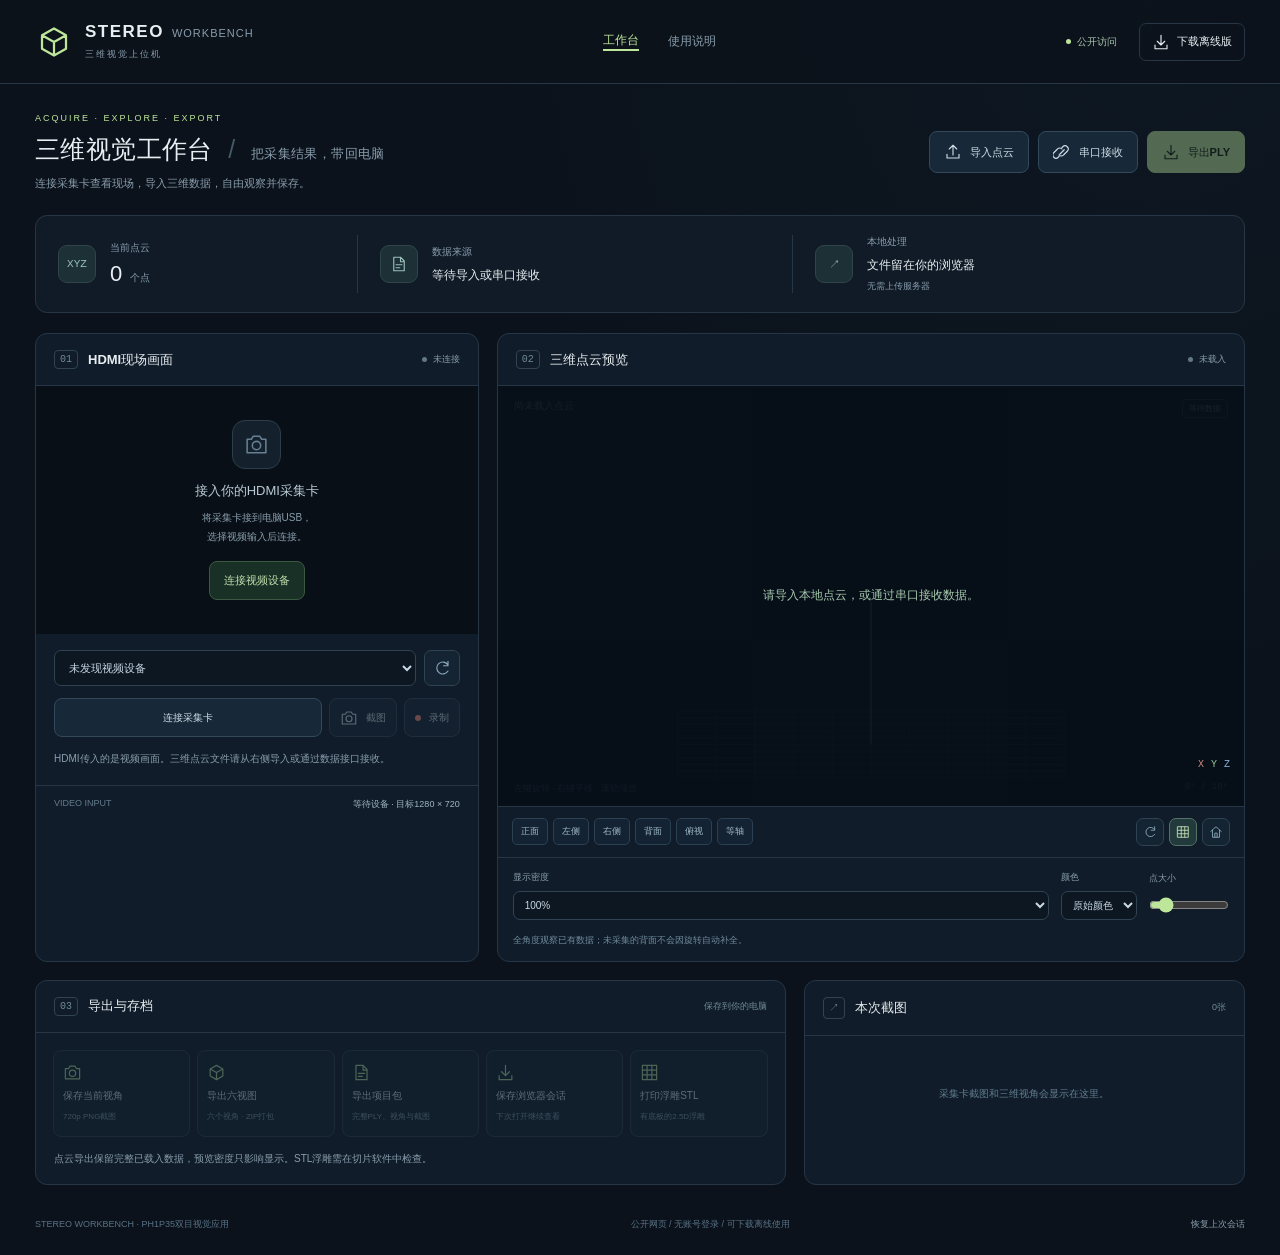
<file: docs/index.html>
<!doctype html><html lang="zh-CN"><head><meta charset="utf-8"><meta name="viewport" content="width=device-width,initial-scale=1,viewport-fit=cover"><meta name="theme-color" content="#0b121b"><meta name="description" content="HDMI采集卡预览、彩色点云导入导出、多角度查看和打印浮雕辅助。文件在浏览器本地处理，公开访问无需登录。"><title>STEREO WORKBENCH · 三维视觉上位机</title><style>:root{--bg:#0b121b;--panel:#101c29;--panel2:#142333;--line:#263646;--text:#e8eef1;--muted:#899dad;--accent:#bde69b;--blue:#81b8d6;--warn:#edc889;font-family:Inter,"Segoe UI","PingFang SC","Microsoft YaHei",sans-serif;color:var(--text);background:var(--bg);color-scheme:dark;font-synthesis:none}*{box-sizing:border-box}body{margin:0;background:radial-gradient(ellipse at 90% 0,#172a383d,transparent 42%),var(--bg);min-width:320px}button,input,select{font:inherit}button,a{-webkit-tap-highlight-color:transparent}button{cursor:pointer;touch-action:manipulation}button:disabled{opacity:.4;cursor:not-allowed}button,a,select{transition:background .16s,border-color .16s}button:focus-visible,a:focus-visible,input:focus-visible,select:focus-visible,summary:focus-visible{outline:2px solid var(--accent);outline-offset:3px}a{color:inherit;text-decoration:none}svg{width:18px;height:18px;stroke:currentColor;stroke-width:1.5;fill:none;stroke-linecap:round;stroke-linejoin:round;flex-shrink:0}[hidden]{display:none!important}.topbar{height:84px;display:flex;align-items:center;justify-content:space-between;padding:0 35px;border-bottom:1px solid var(--line);gap:20px;background:#0b121bd9}.brand{display:flex;align-items:center;gap:12px;font-size:17px;font-weight:700;letter-spacing:1.5px;white-space:nowrap}.brand-icon{display:grid;place-items:center;width:38px;height:43px;color:var(--accent)}.brand-icon svg{width:36px;height:36px}.brand-secondary{margin-left:8px;font-size:11px;color:var(--muted);font-weight:450;letter-spacing:1px}.brand small{display:block;font-size:9px;letter-spacing:2px;font-weight:400;color:var(--muted);margin-top:6px}.topbar nav{display:flex;align-items:center;gap:29px;font-size:12px;align-self:stretch}.nav-current{display:flex;align-items:center;color:var(--accent);border-bottom:2px solid var(--accent)}.text-button{background:none;border:0;color:var(--muted);font-size:12px;padding:8px 0}.text-button:hover{color:var(--text)}.top-right{display:flex;align-items:center;gap:22px}.public-pill{font-size:10px;display:flex;align-items:center;gap:6px;color:#abc7ac}.public-pill i{height:5px;width:5px;border-radius:50%;background:var(--accent)}.offline-link{font-size:11px;display:flex;align-items:center;gap:7px;border:1px solid var(--line);padding:9px 12px;border-radius:7px}.offline-link:hover{border-color:#708b72}main{max-width:1540px;margin:auto;padding:29px 35px 15px}.intro{display:flex;justify-content:space-between;align-items:center;gap:20px;margin-bottom:24px}.eyebrow{font-size:9px;color:var(--accent);letter-spacing:2px;margin:0 0 10px}h1{font-size:25px;font-weight:550;letter-spacing:.4px;margin:0}h1 span{color:#435a67;font-weight:300;padding:0 8px}h1 small{font-size:13px;color:var(--muted);font-weight:400}.intro-note{font-size:11px;color:var(--muted);margin:10px 0 0}.actions{display:flex;gap:9px;flex-shrink:0}.button{display:inline-flex;align-items:center;justify-content:center;gap:8px;border:1px solid #33495a;border-radius:8px;color:#cfdee7;background:#172838;font-size:11px;padding:11px 14px;min-height:39px;white-space:nowrap}.button:hover:not(:disabled){border-color:#728e80;background:#203647}.button.primary{background:var(--accent);border-color:var(--accent);color:#172517;font-weight:650}.button.primary:hover:not(:disabled){background:#d0efb8}.button.subtle{background:#193026;color:#c2dfae;border-color:#3b5941}.summary{display:grid;grid-template-columns:1fr 1.35fr 1.4fr;border:1px solid var(--line);border-radius:12px;background:#101b27;margin-bottom:20px;padding:19px 0}.summary>div{display:flex;align-items:center;gap:14px;padding:0 22px;border-right:1px solid var(--line);min-width:0}.summary>div:last-child{border:0}.summary-icon{display:grid;place-items:center;width:38px;height:38px;background:#1d3036;border:1px solid #2d454b;border-radius:9px;color:#9ac0bb;font:11px Consolas,monospace;flex-shrink:0}.summary-icon svg{width:18px;height:18px}.summary label{display:block;font-size:10px;color:var(--muted);margin-bottom:6px}.summary strong{font-size:22px;font-weight:500;font-variant-numeric:tabular-nums}.summary small{font-size:10px;color:var(--muted);margin-left:8px}.summary .source-text,.local-summary strong{font-size:12px;font-weight:450}.local-summary small{display:block;margin-left:0;margin-top:6px;font-size:9px}.workspace{display:grid;grid-template-columns:minmax(0,.83fr) minmax(0,1.4fr);gap:18px;align-items:stretch}.card{background:var(--panel);border:1px solid var(--line);border-radius:12px;overflow:hidden;min-width:0}.card-head{display:flex;align-items:center;justify-content:space-between;gap:10px;padding:16px 18px;border-bottom:1px solid var(--line)}.card-head>div{display:flex;align-items:center;gap:10px}.step{font:10px Consolas,monospace;color:#6f8998;border:1px solid #314352;padding:3px 5px;border-radius:4px}h2{font-size:13px;font-weight:550;margin:0}.status{font-size:9px;color:var(--muted);display:flex;gap:6px;align-items:center;white-space:nowrap}.status i{width:5px;height:5px;border-radius:50%;background:#637784}.status.active{color:#bad8a7}.status.active i{background:var(--accent)}.status.recording{color:#ee9c93}.status.recording i{background:#f47e71}.video-view{aspect-ratio:16/9;background:#080f16;position:relative;display:grid;place-items:center;min-height:220px;overflow:hidden}.video-view video{width:100%;height:100%;object-fit:contain;background:black;position:absolute;inset:0}.video-empty{text-align:center;padding:16px;color:var(--muted)}.empty-icon{display:grid;place-items:center;margin:0 auto 13px;width:49px;height:49px;border:1px solid #2c3e4c;border-radius:13px;background:#14202b;color:#648092}.empty-icon svg{width:25px;height:25px}.video-empty h3{font-size:13px;font-weight:450;color:#bacbd6;margin:0 0 8px}.video-empty p{font-size:10px;line-height:1.9;margin:0 0 15px}.video-overlay{position:absolute;bottom:10px;left:12px;right:12px;display:flex;justify-content:space-between;font:10px Consolas,monospace;color:#cfe7ec;pointer-events:none;text-shadow:0 1px 3px black}.capture-controls{padding:16px 18px 10px}.device-row{display:flex;gap:8px}.device-row select{flex:1;min-width:0}select,input[type=number]{background:#0c1722;border:1px solid #304352;color:#c8d9e3;border-radius:7px;padding:9px 10px;font-size:11px;min-width:0}.icon-button{display:inline-grid;place-items:center;width:33px;height:33px;border:1px solid #2d4352;border-radius:7px;background:#142433;color:#8cabbc;font-size:21px}.icon-button:hover,.icon-button.selected{background:#233a3c;border-color:#557267;color:#c5e0b4}.device-row .icon-button{height:36px;width:36px}.capture-buttons{display:flex;gap:7px;margin-top:12px}.capture-buttons .button:first-child{flex:1}.capture-buttons .button{padding:9px 10px;font-size:10px}.record-dot{width:6px;height:6px;background:#ed8b7e;border-radius:50%}.micro{font-size:10px;color:var(--muted);line-height:1.9;margin:12px 0 0}.capture-spec{display:flex;justify-content:space-between;gap:12px;border-top:1px solid var(--line);padding:12px 18px;margin-top:7px;font-size:9px;color:#647c8c}.capture-spec b{font-size:9px;font-weight:400;color:#a0b6c4}.cloud-view{position:relative;aspect-ratio:16/9;min-height:260px;background:#07101a;overflow:hidden}.cloud-view canvas{height:100%;width:100%;display:block;touch-action:none;position:absolute;inset:0}.cloud-top,.cloud-bottom{position:absolute;left:16px;right:16px;display:flex;justify-content:space-between;gap:12px;pointer-events:none}.cloud-top{top:13px;font-size:10px;color:#a7b9c3}.cloud-top>span:first-child{overflow:hidden;text-overflow:ellipsis;white-space:nowrap;max-width:65%}.cloud-tag{font-size:8px;color:#bad7a7;border:1px solid #415847;border-radius:4px;padding:3px 6px;background:#0c1b1b99;white-space:nowrap}.cloud-tag.simulation{color:#efc994;border-color:#725c3b}.cloud-bottom{bottom:11px;color:#678393;font-size:9px}.mono{font-family:Consolas,monospace}.axis-legend{position:absolute;right:14px;bottom:36px;display:flex;gap:7px;pointer-events:none;font:10px Consolas,monospace}.axis-legend .x{color:#d48a82}.axis-legend .y{color:#9acb9c}.axis-legend .z{color:#8daedc}.loading{position:absolute;inset:0;display:grid;place-items:center;background:#07101ae8;font-size:12px;color:#a7c9ad}.view-controls{padding:11px 14px;display:flex;justify-content:space-between;gap:10px;border-top:1px solid var(--line);border-bottom:1px solid var(--line)}.view-presets{display:flex;align-items:center;gap:5px;flex-wrap:wrap}.mini-button{background:#142333;border:1px solid #2b4050;border-radius:5px;padding:6px 8px;font-size:9px;color:#9fb9ca}.mini-button:hover{color:#d8e7db;border-color:#718970}.view-tools{display:flex;gap:5px}.view-tools .icon-button{width:28px;height:28px}.view-tools svg{width:14px;height:14px}.model-controls{display:flex;gap:12px;padding:13px 15px 5px;align-items:end;flex-wrap:wrap}.model-controls label{display:flex;flex-direction:column;gap:7px;color:var(--muted);font-size:9px}.model-controls label:first-child{flex:1;min-width:170px}.model-controls select{font-size:10px;padding:7px}.point-size{min-width:75px;width:80px}.point-size input{width:100%;accent-color:var(--accent);margin:5px 0 7px}.model-note{font-size:9px;color:#6f8c9e;margin:7px 15px 13px;line-height:1.8}.bottom-grid{display:grid;grid-template-columns:1.7fr 1fr;gap:18px;margin-top:18px}.small-label{color:#728b9a;font-size:9px}.export-options{display:grid;grid-template-columns:repeat(5,1fr);gap:7px;padding:17px 17px 0}.export-options button{display:flex;flex-direction:column;align-items:start;text-align:left;padding:12px 9px;border:1px solid #2b4050;border-radius:8px;background:#142433;color:#9cbbca;gap:7px;min-width:0}.export-options button:hover{background:#1d353b;border-color:#607c70}.export-options svg{width:19px;height:19px;color:#acd398}.export-options strong{font-size:10px;color:#d0e1e7;font-weight:500;white-space:nowrap}.export-options span{font-size:8px;color:#7f9aa9;line-height:1.7}.export-card>.micro{margin:12px 18px 16px}.gallery{display:flex;gap:8px;overflow-x:auto;padding:16px;min-height:139px;align-items:start}.gallery-empty{color:#627d8f;text-align:center;width:100%;font-size:10px;padding-top:35px}.gallery-item{border:1px solid #304858;border-radius:7px;background:#0b1722;color:#98b1bf;padding:4px;min-width:120px;width:120px;cursor:pointer}.gallery-item img{width:110px;height:62px;object-fit:cover;border-radius:4px;display:block}.gallery-item span{display:block;font-size:8px;padding:6px 2px 3px;white-space:nowrap;overflow:hidden;text-overflow:ellipsis}footer{display:flex;gap:15px;justify-content:space-between;align-items:center;margin-top:23px;color:#587285;font-size:9px;line-height:1.8}footer .text-button{font-size:9px}.toast{position:fixed;bottom:24px;left:50%;transform:translateX(-50%);z-index:20;background:#203a35;border:1px solid #69876b;color:#deeed5;padding:12px 18px;border-radius:9px;font-size:12px;max-width:min(700px,92vw);box-shadow:0 10px 50px #0006;line-height:1.8}.toast.error{background:#392a24;border-color:#9d755b;color:#f0ccad}.drop-overlay{position:fixed;inset:12px;border:2px dashed var(--accent);border-radius:14px;background:#0b1b24ed;display:grid;place-items:center;font-size:24px;color:var(--accent);z-index:30;pointer-events:none}dialog{background:#111f2d;color:var(--text);border:1px solid #3b5362;border-radius:15px;padding:24px;width:min(560px,93vw);max-height:85vh;box-shadow:0 25px 100px #0008}dialog::backdrop{background:#03080dcc;backdrop-filter:blur(4px)}.dialog-head{display:flex;align-items:center;justify-content:space-between;margin-bottom:18px}.dialog-head h2{font-size:19px}.dialog-head .icon-button{background:transparent}.dialog-intro{font-size:12px;color:#a8bdca;line-height:1.9}.inline-note{padding:12px 14px;background:#342f251a;border:1px solid #6c5b3f;border-radius:8px;color:#dcc293;font-size:11px;line-height:1.9;margin:15px 0}.dialog-field{display:flex;flex-direction:column;gap:8px;font-size:11px;color:#99b1c0;margin:17px 0}.dialog-field select,.dialog-field input{width:100%;font-size:12px}.dialog-actions{display:flex;gap:8px;flex-wrap:wrap;margin:16px 0}.dialog-columns{display:grid;grid-template-columns:1fr 1fr;gap:15px}.full{width:100%;margin-top:18px}.help-list{padding-left:20px;font-size:12px;color:#d2e0e8;line-height:1.7}.help-list li{padding-left:3px;margin-bottom:17px}.help-list p{color:#8fa8b9;font-size:11px;line-height:1.9;margin:5px 0}progress{height:6px;width:100%;accent-color:var(--accent)}details{border-top:1px solid var(--line);padding-top:12px;margin-top:18px;font-size:11px;color:#8da7b8}summary{cursor:pointer}code{color:#b5d5b0;font:10px Consolas,monospace;overflow-wrap:anywhere}@media(min-width:1450px){.cloud-view{min-height:370px}.video-view{min-height:300px}}@media(max-width:1100px){.topbar{padding:0 22px}main{padding:24px 22px}.topbar nav{display:none}.intro{align-items:start}h1 small,h1 span{display:none}.summary>div{padding:0 15px}.workspace{grid-template-columns:1fr 1.2fr}.model-controls{gap:9px}.bottom-grid{grid-template-columns:1fr}.gallery-card{min-height:150px}.gallery{min-height:115px}.local-summary small{display:none}}@media(max-width:760px){.topbar{height:72px;padding:0 16px}.brand{font-size:15px;gap:7px}.brand-secondary{font-size:8px;margin-left:5px}.brand small{font-size:8px;letter-spacing:1px}.brand-icon{width:28px}.brand-icon svg{width:28px;height:28px}.public-pill{display:none}.offline-link{font-size:10px;padding:8px}.offline-link svg{width:13px}.top-right{gap:0}main{padding:22px 14px 16px}.intro{display:block;margin-bottom:18px}h1{font-size:23px}.intro-note{font-size:11px;line-height:1.9}.actions{margin-top:17px;gap:7px}.actions .button{flex:1;padding:10px 9px;font-size:11px}.actions svg{width:15px}.summary{grid-template-columns:1fr 1.25fr;margin-bottom:16px;padding:15px 0}.summary>div{gap:10px;padding:0 13px}.summary>div:nth-child(2){border-right:0}.summary>.local-summary{display:none}.summary-icon{width:31px;height:31px;font-size:9px}.summary label{font-size:9px}.summary strong{font-size:20px}.summary .source-text{font-size:10px}.summary small{font-size:9px;margin-left:5px}.workspace{grid-template-columns:1fr;gap:16px}.card-head{padding:14px}.video-view{min-height:210px}.cloud-view{min-height:290px}.cloud-top{font-size:9px}.view-controls{padding:10px;gap:5px}.view-presets{gap:4px}.mini-button{padding:7px 6px}.view-tools{gap:4px}.model-controls{padding:12px 13px;gap:10px}.model-controls label{font-size:10px}.model-controls label:first-child{flex-basis:100%}.model-controls select{font-size:11px}.model-note{font-size:10px}.capture-controls{padding:14px}.capture-buttons .button{font-size:11px}.micro{font-size:10px}.bottom-grid{margin-top:16px;gap:16px}.export-options{grid-template-columns:repeat(3,1fr);padding:13px 12px 0;gap:7px}.export-options button{padding:12px 9px}.export-options strong{font-size:10px}.export-options span{font-size:9px}.gallery-card .small-label{font-size:10px}footer{flex-wrap:wrap;font-size:9px;gap:8px}footer>span:nth-child(2){display:none}.dialog-head h2{font-size:17px}}
@media(prefers-reduced-motion:reduce){*{transition:none!important}}
</style></head><body>
<svg width="0" height="0" style="position:absolute" aria-hidden="true"><defs><symbol id="ico-cloud" viewBox="0 0 24 24"><path d="m12 3 8 4.5v9L12 21l-8-4.5v-9L12 3Z M4 7.5l8 4.5 8-4.5 M12 12v9"/></symbol><symbol id="ico-upload" viewBox="0 0 24 24"><path d="M12 16V3m-5 5 5-5 5 5M4 15v5h16v-5"/></symbol><symbol id="ico-download" viewBox="0 0 24 24"><path d="M12 3v13m-5-5 5 5 5-5M4 16v5h16v-5"/></symbol><symbol id="ico-camera" viewBox="0 0 24 24"><path d="M3 7h4l2-3h6l2 3h4v13H3Z"/><circle cx="12" cy="13" r="4"/></symbol><symbol id="ico-connect" viewBox="0 0 24 24"><path d="m9 15 6-6m-7 9-1 1a4 4 0 0 1-6-6l5-5a4 4 0 0 1 6 0m0-2 1-1a4 4 0 0 1 6 6l-5 5a4 4 0 0 1-6 0"/></symbol><symbol id="ico-grid" viewBox="0 0 24 24"><path d="M3 3h18v18H3Zm6 0v18m6-18v18M3 9h18M3 15h18"/></symbol><symbol id="ico-home" viewBox="0 0 24 24"><path d="m3 11 9-8 9 8M6 9v12h12V9M10 21v-7h4v7"/></symbol><symbol id="ico-rotate" viewBox="0 0 24 24"><path d="M20 8a8 8 0 1 0 0 8m0-13v6h-6"/></symbol><symbol id="ico-file" viewBox="0 0 24 24"><path d="M5 3h9l5 5v13H5Zm9 0v6h5M8 13h8m-8 4h5"/></symbol></defs></svg>
<header class="topbar"><a class="brand" href="./"><span class="brand-icon"><svg><use href="#ico-cloud"/></svg></span><span>STEREO<span class="brand-secondary">WORKBENCH</span><small>三维视觉上位机</small></span></a><nav><span class="nav-current">工作台</span><button id="helpButton" class="text-button">使用说明</button></nav><div class="top-right"><span class="public-pill"><i></i>公开访问</span><a class="offline-link" href="./index.html" download="STEREO_Workbench_离线版.html"><svg><use href="#ico-download"/></svg><span>下载离线版</span></a></div></header>
<main>
<section class="intro"><div><p class="eyebrow">ACQUIRE · EXPLORE · EXPORT</p><h1>三维视觉工作台<span> / </span><small>把采集结果，带回电脑</small></h1><p class="intro-note">连接采集卡查看现场，导入三维数据，自由观察并保存。</p></div><div class="actions"><button id="importButton" class="button"><svg><use href="#ico-upload"/></svg>导入点云</button><button id="serialButton" class="button"><svg><use href="#ico-connect"/></svg>串口接收</button><button id="exportPLY" class="button primary" disabled><svg><use href="#ico-download"/></svg>导出PLY</button></div></section>
<section class="summary"><div><span class="summary-icon">XYZ</span><div><label>当前点云</label><strong id="pointCount">0</strong><small>个点</small></div></div><div><span class="summary-icon"><svg><use href="#ico-file"/></svg></span><div><label>数据来源</label><strong id="sourceLabel" class="source-text">等待导入或串口接收</strong></div></div><div class="local-summary"><span class="summary-icon">↗</span><div><label>本地处理</label><strong>文件留在你的浏览器</strong><small>无需上传服务器</small></div></div></section>
<section class="workspace">
<article class="card capture-card"><div class="card-head"><div><span class="step">01</span><h2>HDMI现场画面</h2></div><span class="status" id="videoStatus"><i></i>未连接</span></div><div class="video-view"><video id="captureVideo" autoplay playsinline muted hidden></video><div id="videoEmpty" class="video-empty"><span class="empty-icon"><svg><use href="#ico-camera"/></svg></span><h3>接入你的HDMI采集卡</h3><p>将采集卡接到电脑USB，<br>选择视频输入后连接。</p><button id="emptyConnect" class="button subtle">连接视频设备</button></div><div class="video-overlay" id="videoOverlay" hidden><span id="videoResolution"></span><span id="recordingTime"></span></div></div><div class="capture-controls"><div class="device-row"><select id="cameraSource" aria-label="视频输入设备"><option value="">选择视频输入设备</option></select><button id="refreshDevices" class="icon-button" aria-label="刷新视频设备"><svg><use href="#ico-rotate"/></svg></button></div><div class="capture-buttons"><button id="connectVideo" class="button">连接采集卡</button><button id="snapVideo" class="button" disabled><svg><use href="#ico-camera"/></svg>截图</button><button id="recordVideo" class="button" disabled><span class="record-dot"></span>录制</button></div><p class="micro">HDMI传入的是视频画面。三维点云文件请从右侧导入或通过数据接口接收。</p></div><div class="capture-spec"><span>VIDEO INPUT</span><b id="captureSpec">等待设备 · 目标1280 × 720</b></div></article>
<article class="card cloud-card"><div class="card-head"><div><span class="step">02</span><h2>三维点云预览</h2></div><span class="status" id="cloudStatus"><i></i>未载入</span></div><div class="cloud-view" id="cloudDrop"><canvas id="cloudCanvas" aria-label="可拖动旋转的三维点云"></canvas><div class="cloud-top"><span id="modelName">尚未载入点云</span><span class="cloud-tag" id="provenanceTag">等待数据</span></div><div class="cloud-bottom"><span>左键旋转 · 右键平移 · 滚轮缩放</span><span id="poseLabel" class="mono">0° / 10°</span></div><div id="cloudEmpty" class="loading">请导入本地点云，或通过串口接收数据。</div><div id="cloudLoading" class="loading" hidden>正在载入点云…</div><div class="axis-legend"><span class="x">X</span><span class="y">Y</span><span class="z">Z</span></div></div><div class="view-controls"><div class="view-presets"><button class="mini-button" data-pose="front">正面</button><button class="mini-button" data-pose="left">左侧</button><button class="mini-button" data-pose="right">右侧</button><button class="mini-button" data-pose="back">背面</button><button class="mini-button" data-pose="top">俯视</button><button class="mini-button" data-pose="iso">等轴</button></div><div class="view-tools"><button id="autoRotate" class="icon-button" aria-label="自动旋转" title="自动旋转"><svg><use href="#ico-rotate"/></svg></button><button id="toggleGrid" class="icon-button selected" aria-label="切换参考网格" title="参考网格"><svg><use href="#ico-grid"/></svg></button><button id="homeView" class="icon-button" aria-label="恢复视角" title="恢复视角"><svg><use href="#ico-home"/></svg></button></div></div><div class="model-controls"><label>显示密度<select id="density"><option value="1">100%</option><option value="0.5">50%</option><option value="0.25">25%</option></select></label><label>颜色<select id="colorMode"><option value="rgb">原始颜色</option><option value="depth">深度着色</option></select></label><label class="point-size">点大小<input id="pointSize" type="range" min="1" max="4" value="1.4" step=".1" aria-label="点大小"></label></div><p class="model-note" id="modelNote">全角度观察已有数据；未采集的背面不会因旋转自动补全。</p></article>
</section>
<section class="bottom-grid"><article class="card export-card"><div class="card-head"><div><span class="step">03</span><h2>导出与存档</h2></div><span class="small-label">保存到你的电脑</span></div><div class="export-options"><button id="snapshotCloud" disabled><svg><use href="#ico-camera"/></svg><strong>保存当前视角</strong><span>720p PNG截图</span></button><button id="exportViews" disabled><svg><use href="#ico-cloud"/></svg><strong>导出六视图</strong><span>六个视角 · ZIP打包</span></button><button id="exportProject" disabled><svg><use href="#ico-file"/></svg><strong>导出项目包</strong><span>完整PLY、视角与截图</span></button><button id="saveSession" disabled><svg><use href="#ico-download"/></svg><strong>保存浏览器会话</strong><span>下次打开继续查看</span></button><button id="reliefButton" disabled><svg><use href="#ico-grid"/></svg><strong>打印浮雕STL</strong><span>有底板的2.5D浮雕</span></button></div><p class="micro">点云导出保留完整已载入数据，预览密度只影响显示。STL浮雕需在切片软件中检查。</p></article><article class="card gallery-card"><div class="card-head"><div><span class="step">↗</span><h2>本次截图</h2></div><span class="small-label" id="galleryCount">0张</span></div><div id="gallery" class="gallery"><div class="gallery-empty">采集卡截图和三维视角会显示在这里。</div></div></article></section>
<footer><span>STEREO WORKBENCH · PH1P35双目视觉应用</span><span>公开网页 / 无账号登录 / 可下载离线使用</span><button id="restoreSession" class="text-button">恢复上次会话</button></footer>
</main>
<input type="file" id="fileInput" accept=".ply,.xyz,.pts,.csv,.json,.zip" hidden><div id="dropOverlay" class="drop-overlay" hidden>松开以导入点云或项目包</div><div id="toast" class="toast" role="status" aria-live="polite" hidden></div>
<dialog id="helpDialog"><div class="dialog-head"><h2>开始使用</h2><button data-close="helpDialog" class="icon-button" aria-label="关闭">×</button></div><ol class="help-list"><li><strong>连接采集卡</strong><p>在电脑Chrome或Edge中打开网页，连接HDMI采集卡，选择对应视频设备。截图与录制保存的是视频画面；视频编码失败时，会明确标注并导出带时间戳的帧序列ZIP。</p></li><li><strong>载入真实三维数据</strong><p>支持PLY、XYZ、CSV、JSON点云以及本网页导出的项目ZIP。页面不包含预置点云；请导入自己的文件，或从兼容的数据源接收。</p></li><li><strong>观察与导出</strong><p>拖动旋转、右键平移、滚轮缩放。导出PLY保存三维坐标与颜色；六视图ZIP只保存观察画面。</p></li><li><strong>打印辅助</strong><p>浮雕STL把当前点云正面深度转为有底板的2.5D模型，缺失位置保留底板，不是完整物体360°模型。</p></li><li><strong>保留与分享</strong><p>公开网址无需登录。下载离线HTML后也能独立打开；导出项目包可把模型与截图交给别人。浏览器会话只保存在当前设备，可点击“恢复上次会话”主动载入；清理浏览器数据会移除它。</p></li></ol><p class="micro">网页不会自动打开串口，不烧录板卡。导入文件和接收数据均在本机浏览器处理。</p></dialog>
<dialog id="serialDialog"><div class="dialog-head"><h2>从数据串口接收点云</h2><button data-close="serialDialog" class="icon-button" aria-label="关闭">×</button></div><p class="dialog-intro">连接电脑的数据串口，点击接收后将完整PLY载入预览，再导出到电脑。</p><div class="inline-note">需要支持CLOUD/1导出的数据源。仓库中的FPGA代表性模块未提供完整CLOUD/1回读接口；连接HDMI采集卡不会得到三维文件。</div><label class="dialog-field">波特率<select id="serialBaud"><option value="1000000">1000000</option><option value="115200">115200</option><option value="921600">921600</option></select></label><div class="dialog-actions"><button id="connectSerial" class="button">选择并连接串口</button><button id="receiveCloud" class="button primary" disabled>接收并载入PLY</button></div><progress id="serialProgress" max="1" value="0"></progress><p id="serialMessage" class="micro">未连接。串口操作由你点击后才开始。</p><details><summary>板端接入协议</summary><p class="micro">网页发送ASCII：<code>CLOUD/1 GET PLY\n</code>。数据源回复：<code>CLOUD/1 PLY 字节数 CRC32十六进制\n</code>，随后发送指定长度的PLY二进制内容。网页核对长度和CRC后才载入。旧固件需增加对应回读接口。</p></details></dialog>
<dialog id="reliefDialog"><div class="dialog-head"><h2>导出打印浮雕</h2><button data-close="reliefDialog" class="icon-button" aria-label="关闭">×</button></div><p class="dialog-intro">基于整组点云的正面深度生成矩形浮雕，带1.6mm封闭底板。未采到的位置保留底板。</p><div class="inline-note">这是2.5D打印辅助，不是完整360°物体模型。优先使用无人工噪声的原始点云。</div><div class="dialog-columns"><label class="dialog-field">成品宽度 / mm<input id="reliefWidth" type="number" min="10" max="300" value="80"></label><label class="dialog-field">浮雕起伏 / mm<input id="reliefHeight" type="number" min="1" max="30" value="8"></label></div><p class="micro">输入点云的坐标单位不会直接当作打印尺寸；以上尺寸定义输出STL。打印前请导入切片软件核对。</p><button id="exportSTL" class="button primary full">生成并下载STL</button></dialog>
<script>(function(root){
  'use strict';
  const enc=new TextEncoder(),dec=new TextDecoder();
  const LIMIT=3000000;
  const types={char:['getInt8',1],int8:['getInt8',1],uchar:['getUint8',1],uint8:['getUint8',1],short:['getInt16',2],int16:['getInt16',2],ushort:['getUint16',2],uint16:['getUint16',2],int:['getInt32',4],int32:['getInt32',4],uint:['getUint32',4],uint32:['getUint32',4],float:['getFloat32',4],float32:['getFloat32',4],double:['getFloat64',8],float64:['getFloat64',8]};
  function finish(xyz,rgb,meta={}){
    if(!xyz.length||xyz.length%3||xyz.length/3>LIMIT)throw Error('点数为空或超过300万点限制。');
    const n=xyz.length/3,good=[];for(let i=0;i<n;i++)if(Number.isFinite(Math.fround(xyz[i*3]))&&Number.isFinite(Math.fround(xyz[i*3+1]))&&Number.isFinite(Math.fround(xyz[i*3+2])))good.push(i);
    if(!good.length)throw Error('文件中没有有限三维坐标。');
    const p=new Float32Array(good.length*3),c=new Uint8Array(good.length*3);let min=[Infinity,Infinity,Infinity],max=[-Infinity,-Infinity,-Infinity];
    good.forEach((old,i)=>{for(let k=0;k<3;k++){const v=Number(xyz[old*3+k]);p[i*3+k]=v;c[i*3+k]=rgb?Math.max(0,Math.min(255,Math.round(rgb[old*3+k]))):[157,213,186][k];min[k]=Math.min(min[k],v);max[k]=Math.max(max[k],v);}});
    return {xyz:p,rgb:c,count:p.length/3,min,max,meta:{...meta,dropped:n-good.length}};
  }
  function parsePLY(buffer){
    const bytes=buffer instanceof Uint8Array?buffer:new Uint8Array(buffer),probe=dec.decode(bytes.subarray(0,Math.min(bytes.length,1048576)));
    if(!probe.startsWith('ply'))throw Error('缺少PLY文件头。');
    const end=probe.indexOf('end_header');if(end<0)throw Error('PLY文件头不完整。');
    const nl=probe.indexOf('\n',end);if(nl<0)throw Error('PLY文件头缺少换行。');
    const offset=enc.encode(probe.slice(0,nl+1)).length,lines=probe.slice(0,end).split(/\r?\n/),elements=[];let current=null,format='';const comments=[];
    for(const line of lines){const a=line.trim().split(/\s+/);if(a[0]==='format')format=a[1];else if(a[0]==='comment')comments.push(line.slice(8));else if(a[0]==='element'){current={name:a[1],count:Number(a[2]),props:[]};if(!Number.isSafeInteger(current.count)||current.count<0||current.count>LIMIT*10)throw Error('PLY元素数量无效。');elements.push(current);}else if(a[0]==='property'&&current){const prop=a[1]==='list'?{list:true,countType:a[2],type:a[3],name:a[4]}:{type:a[1],name:a[2]};if(!types[prop.type]||(prop.list&&!types[prop.countType]))throw Error('不支持的PLY属性类型。');current.props.push(prop);}}
    const vertices=elements.find(e=>e.name==='vertex');if(!vertices||!vertices.count||vertices.count>LIMIT)throw Error('PLY顶点数为空或过大。');
    for(const key of ['x','y','z'])if(!vertices.props.some(p=>p.name===key&&!p.list))throw Error('PLY必须包含x、y、z坐标。');
    const xyz=new Float32Array(vertices.count*3),rgb=new Uint8Array(vertices.count*3);let vi=0;
    const colorName={red:0,green:1,blue:2,r:0,g:1,b:2,diffuse_red:0,diffuse_green:1,diffuse_blue:2};
    const colorProps=vertices.props.filter(p=>colorName[p.name]!==undefined);let normalized=colorProps.length>0&&colorProps.every(p=>['float','double','float32','float64'].includes(p.type));
    if(format==='ascii'){
      const tokens=dec.decode(bytes.subarray(offset)).trim().split(/\s+/);let at=0;
      for(const e of elements)for(let i=0;i<e.count;i++){
        if(e.name==='vertex'){rgb.set([157,213,186],vi*3);}
        for(const prop of e.props){if(prop.list){const n=Number(tokens[at++]);if(!Number.isSafeInteger(n)||n<0||n>1000000)throw Error('PLY列表长度无效。');at+=n;}else{if(at>=tokens.length)throw Error('PLY数据被截断。');const v=Number(tokens[at++]);if(e.name==='vertex'){const k=['x','y','z'].indexOf(prop.name);if(k>=0)xyz[vi*3+k]=v;const ck=colorName[prop.name];if(ck!==undefined)rgb[vi*3+ck]=Math.max(0,Math.min(255,Math.round(v*(normalized?255:1))));}}}if(e.name==='vertex')vi++;
      }
    }else if(format==='binary_little_endian'||format==='binary_big_endian'){
      const view=new DataView(bytes.buffer,bytes.byteOffset,bytes.byteLength),little=format==='binary_little_endian';let at=offset;
      const scalar=type=>{const [fn,n]=types[type];if(at+n>view.byteLength)throw Error('PLY二进制数据被截断。');const v=view[fn](at,little);at+=n;return v;};
      for(const e of elements)for(let i=0;i<e.count;i++){
        if(e.name==='vertex')rgb.set([157,213,186],vi*3);
        for(const prop of e.props){if(prop.list){const n=scalar(prop.countType);if(!Number.isSafeInteger(n)||n<0||n>1000000)throw Error('PLY列表长度无效。');at+=n*types[prop.type][1];if(at>view.byteLength)throw Error('PLY列表被截断。');}else{const v=scalar(prop.type);if(e.name==='vertex'){const k=['x','y','z'].indexOf(prop.name);if(k>=0)xyz[vi*3+k]=v;const ck=colorName[prop.name];if(ck!==undefined)rgb[vi*3+ck]=Math.max(0,Math.min(255,Math.round(v*(normalized?255:1))));}}}if(e.name==='vertex')vi++;
      }
    }else throw Error('不支持的PLY编码。');
    return finish(xyz,rgb,{format:'PLY',comments,origin:comments.some(s=>/synthetic|simulation|模拟/i.test(s))?'simulation':'import'});
  }
  function parseText(text,name='points.xyz'){
    if(name.toLowerCase().endsWith('.json')){
      const data=JSON.parse(text),points=Array.isArray(data)?data:data.points;if(!Array.isArray(points))throw Error('JSON需包含points数组。');if(points.length>LIMIT)throw Error('点数超过限制。');const xyz=[],rgb=[];
      for(const p of points){if(Array.isArray(p)){xyz.push(+p[0],+p[1],+p[2]);rgb.push(p[3]??157,p[4]??213,p[5]??186);}else{xyz.push(+p.x,+p.y,+p.z);rgb.push(p.r??p.red??157,p.g??p.green??213,p.b??p.blue??186);}}
      return finish(xyz,rgb,{format:'JSON',origin:'import'});
    }
    const xyz=[],rgb=[];for(const line of text.split(/\r?\n/)){const s=line.trim();if(!s||s.startsWith('#'))continue;const a=s.split(/[\s,;]+/).map(Number);if(a.length<3)continue;if(!a.slice(0,3).every(Number.isFinite))continue;xyz.push(...a.slice(0,3));rgb.push(...(a.length>=6?a.slice(3,6):[157,213,186]));if(xyz.length/3>LIMIT)throw Error('点数超过限制。');}
    return finish(xyz,rgb,{format:'XYZ/CSV',origin:'import'});
  }
  function parse(buffer,name){return /\.ply$/i.test(name)||dec.decode(new Uint8Array(buffer).subarray(0,3))==='ply'?parsePLY(buffer):parseText(dec.decode(buffer),name);}
  function exportPLY(model){
    const comments=['STEREO WORKBENCH point cloud export','Coordinates preserve input units; scale is not independently calibrated',model.meta.origin==='simulation'?'Synthetic noise simulation; not FPGA measurement':'Source '+String(model.meta.label||model.meta.origin||'user import').replace(/[\r\n]/g,' ')];
    const head=enc.encode('ply\nformat binary_little_endian 1.0\n'+comments.map(c=>'comment '+c+'\n').join('')+'element vertex '+model.count+'\nproperty float x\nproperty float y\nproperty float z\nproperty uchar red\nproperty uchar green\nproperty uchar blue\nend_header\n');
    const body=new Uint8Array(model.count*15),view=new DataView(body.buffer);for(let i=0;i<model.count;i++){const p=i*15;for(let k=0;k<3;k++){view.setFloat32(p+k*4,model.xyz[i*3+k],true);body[p+12+k]=model.rgb[i*3+k];}}return new Blob([head,body],{type:'application/octet-stream'});
  }
  const table=new Uint32Array(256);for(let n=0;n<256;n++){let c=n;for(let k=0;k<8;k++)c=(c&1)?0xedb88320^(c>>>1):c>>>1;table[n]=c>>>0;}
  function crc32(data){let c=0xffffffff;for(const b of data)c=table[(c^b)&255]^(c>>>8);return (c^0xffffffff)>>>0;}
  function zip(files){
    const now=new Date(),date=((Math.max(1980,now.getFullYear())-1980)<<9)|((now.getMonth()+1)<<5)|now.getDate(),time=(now.getHours()<<11)|(now.getMinutes()<<5)|(now.getSeconds()>>1);
    let offset=0;const chunks=[],central=[];for(const file of files){const name=enc.encode(file.name),data=file.data instanceof Uint8Array?file.data:new Uint8Array(file.data),crc=crc32(data),local=new Uint8Array(30+name.length),v=new DataView(local.buffer);v.setUint32(0,0x04034b50,true);v.setUint16(4,20,true);v.setUint16(6,0x800,true);v.setUint16(10,time,true);v.setUint16(12,date,true);v.setUint32(14,crc,true);v.setUint32(18,data.length,true);v.setUint32(22,data.length,true);v.setUint16(26,name.length,true);local.set(name,30);chunks.push(local,data);
      const dir=new Uint8Array(46+name.length),d=new DataView(dir.buffer);d.setUint32(0,0x02014b50,true);d.setUint16(4,20,true);d.setUint16(6,20,true);d.setUint16(8,0x800,true);d.setUint16(12,time,true);d.setUint16(14,date,true);d.setUint32(16,crc,true);d.setUint32(20,data.length,true);d.setUint32(24,data.length,true);d.setUint16(28,name.length,true);d.setUint32(42,offset,true);dir.set(name,46);central.push(dir);offset+=local.length+data.length;}
    const size=central.reduce((s,x)=>s+x.length,0),end=new Uint8Array(22),e=new DataView(end.buffer);e.setUint32(0,0x06054b50,true);e.setUint16(8,files.length,true);e.setUint16(10,files.length,true);e.setUint32(12,size,true);e.setUint32(16,offset,true);return new Blob([...chunks,...central,end],{type:'application/zip'});
  }
  function unzip(buffer){const b=new Uint8Array(buffer),v=new DataView(b.buffer,b.byteOffset,b.byteLength),files=Object.create(null);let p=0;while(p+30<=b.length&&v.getUint32(p,true)===0x04034b50){const flags=v.getUint16(p+6,true),method=v.getUint16(p+8,true),crc=v.getUint32(p+14,true),n=v.getUint32(p+18,true),nl=v.getUint16(p+26,true),xl=v.getUint16(p+28,true);if(method!==0||(flags&8))throw Error('请导入本上位机导出的项目ZIP；不支持其他压缩方式。');const at=p+30+nl+xl;if(at+n>b.length)throw Error('项目包被截断。');const name=dec.decode(b.subarray(p+30,p+30+nl)),data=b.slice(at,at+n);if(crc32(data)!==crc)throw Error('项目包CRC校验失败。');files[name]=data;p=at+n;}if(!Object.keys(files).length)throw Error('项目包中没有文件。');return files;}
  function relief(model,widthMM=80,heightMM=8,resolution=100){
    if(!Number.isFinite(widthMM)||widthMM<10||widthMM>300||heightMM<1||heightMM>30)throw Error('浮雕尺寸参数无效。');
    const dx=model.max[0]-model.min[0],dy=model.max[1]-model.min[1],dz=model.max[2]-model.min[2];if(dx<=0||dy<=0)throw Error('点云在XY平面中没有足够范围。');
    const nx=resolution,ny=Math.max(12,Math.min(150,Math.round(resolution*dy/dx))),height=new Float32Array(nx*ny);height.fill(-Infinity);const span=dz||1;
    for(let i=0;i<model.count;i++){const x=Math.min(nx-1,Math.floor((model.xyz[i*3]-model.min[0])/dx*(nx-1))),y=Math.min(ny-1,Math.floor((model.xyz[i*3+1]-model.min[1])/dy*(ny-1)));const h=1.6+heightMM*(model.max[2]-model.xyz[i*3+2])/span;height[y*nx+x]=Math.max(height[y*nx+x],h);}
    for(let i=0;i<height.length;i++)if(!Number.isFinite(height[i]))height[i]=1.6;
    const top=[],bottom=[],heightPlanar=widthMM*dy/dx;for(let y=0;y<ny;y++)for(let x=0;x<nx;x++){top.push([widthMM*x/(nx-1),heightPlanar*y/(ny-1),height[y*nx+x]]);bottom.push([widthMM*x/(nx-1),heightPlanar*y/(ny-1),0]);}
    const triangles=[];for(let y=0;y<ny-1;y++)for(let x=0;x<nx-1;x++){const a=y*nx+x,b=a+1,c=a+nx,d=c+1;triangles.push([top[a],top[b],top[d]],[top[a],top[d],top[c]],[bottom[a],bottom[d],bottom[b]],[bottom[a],bottom[c],bottom[d]]);}
    const boundary=[];for(let x=0;x<nx;x++)boundary.push(x);for(let y=1;y<ny;y++)boundary.push(y*nx+nx-1);for(let x=nx-2;x>=0;x--)boundary.push((ny-1)*nx+x);for(let y=ny-2;y>0;y--)boundary.push(y*nx);
    for(let i=0;i<boundary.length;i++){const a=boundary[i],b=boundary[(i+1)%boundary.length];triangles.push([top[a],bottom[a],bottom[b]],[top[a],bottom[b],top[b]]);}
    const bytes=new Uint8Array(84+triangles.length*50),view=new DataView(bytes.buffer);bytes.set(enc.encode('STEREO WORKBENCH 2.5D relief; artificial base; not full object scan').subarray(0,80));view.setUint32(80,triangles.length,true);
    triangles.forEach((t,i)=>{const at=84+i*50,u=t[1].map((x,k)=>x-t[0][k]),v=t[2].map((x,k)=>x-t[0][k]),n=[u[1]*v[2]-u[2]*v[1],u[2]*v[0]-u[0]*v[2],u[0]*v[1]-u[1]*v[0]],len=Math.hypot(...n)||1;for(let k=0;k<3;k++)view.setFloat32(at+k*4,n[k]/len,true);for(let j=0;j<3;j++)for(let k=0;k<3;k++)view.setFloat32(at+12+j*12+k*4,t[j][k],true);});
    return {blob:new Blob([bytes],{type:'application/octet-stream'}),triangles:triangles.length,widthMM,heightMM,baseMM:1.6,kind:'2.5D relief with closed rectangular base',missing:'Missing XY samples remain at base height'};
  }
  const api={parse,parsePLY,parseText,finish,exportPLY,crc32,zip,unzip,relief};root.CloudCore=api;if(typeof module!=='undefined')module.exports=api;
})(typeof window!=='undefined'?window:globalThis);
</script><script>class CloudViewer{
  constructor(canvas,onChange){
    this.canvas=canvas;this.onChange=onChange;this.gl=canvas.getContext('webgl',{antialias:true,preserveDrawingBuffer:true});if(!this.gl)throw Error('浏览器未启用WebGL，请开启硬件加速后重试。');
    const gl=this.gl,shader=(t,s)=>{const p=gl.createShader(t);gl.shaderSource(p,s);gl.compileShader(p);if(!gl.getShaderParameter(p,gl.COMPILE_STATUS))throw Error(gl.getShaderInfoLog(p));return p;};
    this.program=gl.createProgram();gl.attachShader(this.program,shader(gl.VERTEX_SHADER,'attribute vec3 p;attribute vec3 color;uniform vec2 angle;uniform vec2 scale;uniform vec2 pan;uniform float size;uniform float depthColor;varying vec3 rgb;void main(){float a=angle.x,b=angle.y;vec3 q=vec3(cos(a)*p.x+sin(a)*p.z,p.y,-sin(a)*p.x+cos(a)*p.z);vec3 r=vec3(q.x,cos(b)*q.y-sin(b)*q.z,sin(b)*q.y+cos(b)*q.z);gl_Position=vec4(r.x*scale.x+pan.x,-r.y*scale.y+pan.y,r.z/4.0,1.0);gl_PointSize=size;vec3 zc=vec3(.25+.5*(p.z+1.)/2.,.8-.3*abs(p.z),.9-.5*(p.z+1.)/2.);rgb=mix(color,zc,depthColor);}'));gl.attachShader(this.program,shader(gl.FRAGMENT_SHADER,'precision mediump float;varying vec3 rgb;void main(){gl_FragColor=vec4(rgb,1.0);}'));gl.linkProgram(this.program);if(!gl.getProgramParameter(this.program,gl.LINK_STATUS))throw Error(gl.getProgramInfoLog(this.program));gl.useProgram(this.program);gl.enable(gl.DEPTH_TEST);gl.clearColor(.025,.043,.065,1);
    this.pos=gl.getAttribLocation(this.program,'p');this.col=gl.getAttribLocation(this.program,'color');gl.enableVertexAttribArray(this.pos);gl.enableVertexAttribArray(this.col);this.u={};for(const n of ['angle','scale','pan','size','depthColor'])this.u[n]=gl.getUniformLocation(this.program,n);
    this.buffer=gl.createBuffer();this.gridBuffer=gl.createBuffer();this.yaw=0;this.pitch=10;this.zoom=1;this.pan=[0,0];this.size=1.4;this.density=1;this.depthColor=false;this.rotate=false;this.grid=true;this.count=0;this.drag=new Map();this.last=performance.now();this.makeGrid();this.bind();
    const frame=t=>{if(this.rotate)this.yaw+=(t-this.last)*.012;this.last=t;this.draw();this.frame=requestAnimationFrame(frame);};requestAnimationFrame(frame);
  }
  makeGrid(){const v=[];for(let i=-5;i<=5;i++){const n=i/5;for(const p of [[-1,.78,n],[1,.78,n],[n,.78,-1],[n,.78,1]])v.push(...p,.11,.19,.23);}const axes=[[[0,.78,0],[.75,.78,0],[.81,.45,.42]],[[0,.78,0],[0,.03,0],[.55,.79,.57]],[[0,.78,0],[0,.78,.75],[.45,.62,.87]]];for(const [a,b,c]of axes)for(const p of [a,b])v.push(...p,...c);this.gridData=new Float32Array(v);}
  setModel(model){const xyz=model.xyz,center=model.min.map((v,k)=>(v+model.max[k])/2);let radius=0;for(let i=0;i<model.count;i++)radius=Math.max(radius,Math.hypot(xyz[i*3]-center[0],xyz[i*3+1]-center[1],xyz[i*3+2]-center[2]));radius=radius||1;const packed=new ArrayBuffer(model.count*16),view=new DataView(packed);for(let i=0;i<model.count;i++){const at=i*16;for(let k=0;k<3;k++){view.setFloat32(at+k*4,(xyz[i*3+k]-center[k])/radius,true);view.setUint8(at+12+k,model.rgb[i*3+k]);}view.setUint8(at+15,255);}const gl=this.gl;gl.bindBuffer(gl.ARRAY_BUFFER,this.buffer);gl.bufferData(gl.ARRAY_BUFFER,packed,gl.STATIC_DRAW);this.count=model.count;this.home();}
  home(){this.yaw=0;this.pitch=10;this.zoom=1.25;this.pan=[0,0];this.rotate=false;this.changed();}
  pose(name){const p={front:[0,0],back:[180,0],left:[-90,0],right:[90,0],top:[0,89],iso:[-32,20]}[name];if(p){this.yaw=p[0];this.pitch=p[1];this.rotate=false;this.changed();this.draw();}}
  changed(){if(this.onChange)this.onChange(this);}
  draw(){const gl=this.gl,c=this.canvas,ratio=Math.min(devicePixelRatio||1,2),w=Math.max(1,Math.round(c.clientWidth*ratio)),h=Math.max(1,Math.round(c.clientHeight*ratio));if(c.width!==w||c.height!==h){c.width=w;c.height=h;}gl.viewport(0,0,w,h);gl.useProgram(this.program);gl.clear(gl.COLOR_BUFFER_BIT|gl.DEPTH_BUFFER_BIT);gl.uniform2f(this.u.angle,this.yaw*Math.PI/180,this.pitch*Math.PI/180);gl.uniform2f(this.u.scale,.92/(w/h)*this.zoom,.92*this.zoom);gl.uniform2f(this.u.pan,this.pan[0],this.pan[1]);
    if(this.grid){gl.bindBuffer(gl.ARRAY_BUFFER,this.gridBuffer);gl.bufferData(gl.ARRAY_BUFFER,this.gridData,gl.STATIC_DRAW);gl.vertexAttribPointer(this.pos,3,gl.FLOAT,false,24,0);gl.vertexAttribPointer(this.col,3,gl.FLOAT,false,24,12);gl.uniform1f(this.u.size,1);gl.uniform1f(this.u.depthColor,0);gl.drawArrays(gl.LINES,0,this.gridData.length/6);}
    if(this.count){gl.bindBuffer(gl.ARRAY_BUFFER,this.buffer);const step=Math.max(1,Math.round(1/this.density));gl.vertexAttribPointer(this.pos,3,gl.FLOAT,false,16*step,0);gl.vertexAttribPointer(this.col,3,gl.UNSIGNED_BYTE,true,16*step,12);gl.uniform1f(this.u.size,this.size*ratio);gl.uniform1f(this.u.depthColor,this.depthColor?1:0);gl.drawArrays(gl.POINTS,0,Math.floor(this.count/step));}this.ok=gl.getError()===gl.NO_ERROR;}
  bind(){const c=this.canvas;c.addEventListener('contextmenu',e=>e.preventDefault());c.addEventListener('pointerdown',e=>{c.setPointerCapture(e.pointerId);this.drag.set(e.pointerId,[e.clientX,e.clientY]);this.rotate=false;this.changed();});c.addEventListener('pointermove',e=>{if(!this.drag.has(e.pointerId))return;const old=this.drag.get(e.pointerId),dx=e.clientX-old[0],dy=e.clientY-old[1];if(this.drag.size===2){const other=[...this.drag].find(([id])=>id!==e.pointerId)[1],a=Math.hypot(old[0]-other[0],old[1]-other[1]),b=Math.hypot(e.clientX-other[0],e.clientY-other[1]);if(a>5)this.zoom=Math.max(.2,Math.min(6,this.zoom*b/a));}else if(e.buttons===2||e.shiftKey){this.pan[0]+=dx/c.clientWidth*2;this.pan[1]-=dy/c.clientHeight*2;}else{this.yaw+=dx*.35;this.pitch=Math.max(-89,Math.min(89,this.pitch+dy*.3));}this.drag.set(e.pointerId,[e.clientX,e.clientY]);this.changed();});for(const name of ['pointerup','pointercancel','lostpointercapture'])c.addEventListener(name,e=>this.drag.delete(e.pointerId));c.addEventListener('wheel',e=>{e.preventDefault();this.zoom=Math.max(.2,Math.min(6,this.zoom*Math.exp(-e.deltaY*.001)));this.changed();},{passive:false});}
  screenshot(label){this.draw();const c=document.createElement('canvas');c.width=1280;c.height=720;const ctx=c.getContext('2d');ctx.fillStyle='#060b12';ctx.fillRect(0,0,1280,720);const ratio=Math.min(1280/this.canvas.width,720/this.canvas.height),w=this.canvas.width*ratio,h=this.canvas.height*ratio;ctx.drawImage(this.canvas,(1280-w)/2,(720-h)/2,w,h);ctx.fillStyle='#0d1724e8';ctx.fillRect(16,16,1000,42);ctx.fillStyle='#cee5df';ctx.font='15px Microsoft YaHei,sans-serif';ctx.fillText('STEREO WORKBENCH · '+label,28,43);return new Promise(r=>c.toBlob(r,'image/png'));}
}
</script><script>(() => {
  'use strict';
  const $=id=>document.getElementById(id),C=CloudCore;
  const S={model:null,viewer:null,stream:null,recorder:null,recordChunks:[],recordStart:0,recordTimer:null,gallery:[],serial:null,serialReader:null,serialCarry:new Uint8Array(),receiving:false,sourceName:'',toastTimer:null};
  const stamp=()=>new Date().toISOString().replace(/[:.]/g,'-');
  const safeName=s=>String(s||'pointcloud').replace(/[\\/:*?"<>|\r\n]/g,'_').slice(0,100);
  function toast(text,error=false){clearTimeout(S.toastTimer);$('toast').textContent=text;$('toast').classList.toggle('error',error);$('toast').hidden=false;S.toastTimer=setTimeout(()=>$('toast').hidden=true,error?9000:5000);}
  function guard(fn){return async(...args)=>{try{return await fn(...args);}catch(e){console.error(e);toast(e.message||String(e),true);}};}
  function download(blob,name){const url=URL.createObjectURL(blob),a=document.createElement('a');a.href=url;a.download=safeName(name);a.click();setTimeout(()=>URL.revokeObjectURL(url),30000);}
  function label(){const m=S.model;return (m?.meta.origin==='simulation'?'人工噪声模拟 / ':m?.meta.origin==='serial'?'串口接收 / ':'')+(S.sourceName||'点云');}
  function requireModel(){if(!S.model)throw Error('请先导入或接收点云。');return S.model;}
  // 载入1至300万点的解析模型；model/name 不可为空，meta 可省略。无返回值，绘制异常向上传递。
  function apply(model,name,meta={}){
    model.meta={...model.meta,...meta,label:name};S.model=model;S.sourceName=name;
    $('pointCount').textContent=model.count.toLocaleString();$('sourceLabel').textContent=name;$('modelName').textContent=name;
    const origin=model.meta.origin;const tags={simulation:'人工噪声模拟',computer:'电脑离线数据',serial:'串口接收 · CRC通过',import:'本地文件'};
    $('provenanceTag').textContent=tags[origin]||'本地点云';$('provenanceTag').classList.toggle('simulation',origin==='simulation');
    $('modelNote').textContent=origin==='simulation'?'当前是人工噪声模拟。未修改板端数据；打印建议使用原始数据。':'导出保留完整已载入点云；全角度观察不会补出未采集的背面。';
    for(const id of ['exportPLY','snapshotCloud','exportViews','exportProject','saveSession','reliefButton'])$(id).disabled=false;
    $('cloudEmpty').hidden=true;$('cloudLoading').hidden=true;$('cloudStatus').classList.add('active');$('cloudStatus').innerHTML='<i></i>点云已载入';S.viewer?.setModel(model);
    if(model.meta.dropped)toast('已忽略 '+model.meta.dropped+' 个非有限坐标。');
  }
  function viewSettings(){const v=S.viewer;return v?{yaw:v.yaw,pitch:v.pitch,zoom:v.zoom,pan:v.pan,size:v.size,density:v.density,depthColor:v.depthColor,grid:v.grid}:{};}
  function setView(settings={}){if(!S.viewer)return;const limits={yaw:[-360,360],pitch:[-89,89],zoom:[.2,6],size:[1,4]};for(const key of Object.keys(limits))if(Number.isFinite(settings[key]))S.viewer[key]=Math.max(limits[key][0],Math.min(limits[key][1],settings[key]));if([.25,.5,1].includes(settings.density))S.viewer.density=settings.density;if(Array.isArray(settings.pan)&&settings.pan.length===2&&settings.pan.every(Number.isFinite))S.viewer.pan=settings.pan.map(v=>Math.max(-3,Math.min(3,v)));for(const key of ['depthColor','grid'])if(typeof settings[key]==='boolean')S.viewer[key]=settings[key];S.viewer.rotate=false;syncView();}
  function syncView(){const v=S.viewer;if(!v)return;$('poseLabel').textContent=Math.round(((v.yaw%360)+360)%360)+'° / '+Math.round(v.pitch)+'°';$('autoRotate').classList.toggle('selected',v.rotate);$('autoRotate').setAttribute('aria-pressed',v.rotate);$('toggleGrid').classList.toggle('selected',v.grid);$('pointSize').value=v.size;$('colorMode').value=v.depthColor?'depth':'rgb';$('density').value=String(v.density);}
  async function openFile(file){if(!file)return;if(file.size>150*1024*1024)throw Error('文件超过150MB，请先分块或精简点云。');$('cloudLoading').hidden=false;$('cloudLoading').textContent='正在解析本地文件…';try{const buffer=await file.arrayBuffer();if(/\.zip$/i.test(file.name))await importProject(buffer);else{const model=C.parse(buffer,file.name);apply(model,file.name,{origin:model.meta.origin==='simulation'?'simulation':'import'});}}finally{$('cloudLoading').hidden=true;}}
  async function addCapture(blob,name,kind){if(!blob)throw Error('截图失败。');const item={blob,name:safeName(name),kind,url:URL.createObjectURL(blob)};S.gallery.unshift(item);if(S.gallery.length>16){const old=S.gallery.pop();URL.revokeObjectURL(old.url);}renderGallery();}
  function renderGallery(){const root=$('gallery');root.replaceChildren();$('galleryCount').textContent=S.gallery.length+'张';if(!S.gallery.length){const e=document.createElement('div');e.className='gallery-empty';e.textContent='采集卡截图和三维视角会显示在这里。';root.appendChild(e);return;}for(const item of S.gallery){const b=document.createElement('button');b.className='gallery-item';b.title='下载 '+item.name;const img=document.createElement('img');img.src=item.url;img.alt=item.kind;const span=document.createElement('span');span.textContent=item.kind+' · 点击下载';b.append(img,span);b.onclick=()=>download(item.blob,item.name);root.appendChild(b);}}
  async function snapshotCloud(){requireModel();if(!S.viewer)throw Error('当前浏览器没有可用的三维视图。');const blob=await S.viewer.screenshot(label());const name='STEREO_3D_'+stamp()+'.png';await addCapture(blob,name,'三维视角');download(blob,name);}
  async function refreshDevices(){if(!navigator.mediaDevices?.enumerateDevices)throw Error('当前浏览器不能访问视频设备，请用HTTPS网址或离线HTML在Chrome/Edge中打开。');const selected=$('cameraSource').value;const devices=(await navigator.mediaDevices.enumerateDevices()).filter(d=>d.kind==='videoinput');$('cameraSource').replaceChildren();if(!devices.length){const o=new Option('未发现视频设备','');$('cameraSource').add(o);}devices.forEach((d,i)=>$('cameraSource').add(new Option(d.label||'视频输入 '+(i+1),d.deviceId)));if(devices.some(d=>d.deviceId===selected))$('cameraSource').value=selected;return devices;}
  function videoState(connected){$('captureVideo').hidden=!connected;$('videoEmpty').hidden=connected;$('videoOverlay').hidden=!connected;$('snapVideo').disabled=!connected;$('recordVideo').disabled=!connected;$('connectVideo').textContent=connected?'断开采集卡':'连接采集卡';$('videoStatus').classList.toggle('active',connected);$('videoStatus').innerHTML='<i></i>'+(connected?'视频已连接':'未连接');if(!connected){$('captureSpec').textContent='等待设备 · 目标1280 × 720';$('videoResolution').textContent='';}}
  async function connectVideo(){
    if(S.stream){await disconnectVideo();return;}if(!navigator.mediaDevices?.getUserMedia)throw Error('当前页面不能访问视频输入，请使用Chrome/Edge和HTTPS网址或离线HTML。');
    const id=$('cameraSource').value;const stream=await navigator.mediaDevices.getUserMedia({audio:false,video:{...(id?{deviceId:{exact:id}}:{}),width:{ideal:1280},height:{ideal:720},frameRate:{ideal:30}}});
    S.stream=stream;const video=$('captureVideo');video.srcObject=stream;await video.play();const track=stream.getVideoTracks()[0],settings=track.getSettings();const actual=(settings.width||video.videoWidth)+' × '+(settings.height||video.videoHeight)+' / '+(settings.frameRate?settings.frameRate.toFixed(1):'—')+'fps';$('videoResolution').textContent=actual;$('captureSpec').textContent=actual;videoState(true);track.addEventListener('ended',()=>{if(S.stream)disconnectVideo();});await refreshDevices();if(settings.deviceId)$('cameraSource').value=settings.deviceId;toast('视频输入已连接：'+(track.label||'已选设备')+'。请确认画面来自HDMI采集卡。');
  }
  async function disconnectVideo(){if(S.recorder&&S.recorder.state!=='inactive')S.recorder.stop();if(S.stream){const s=S.stream;S.stream=null;s.getTracks().forEach(t=>t.stop());}$('captureVideo').srcObject=null;videoState(false);}
  async function snapVideo(){if(!S.stream)throw Error('请先连接采集卡。');const v=$('captureVideo');if(!v.videoWidth)throw Error('视频尚未产生完整画面。');const c=document.createElement('canvas');c.width=v.videoWidth;c.height=v.videoHeight;c.getContext('2d').drawImage(v,0,0);const blob=await new Promise(r=>c.toBlob(r,'image/png'));const name='HDMI_'+stamp()+'.png';await addCapture(blob,name,'HDMI截图');download(blob,name);}
  function recordVideo(){
    if(S.recorder&&S.recorder.state!=='inactive'){$('recordVideo').disabled=true;S.recorder.stop();return;}
    if(!S.stream)throw Error('请先连接采集卡。');if(!window.MediaRecorder)throw Error('浏览器不支持录像，请使用Chrome或Edge。');
    const mime=['video/webm;codecs=vp8','video/webm;codecs=vp9','video/webm','video/mp4'].find(m=>MediaRecorder.isTypeSupported(m));
    S.recordChunks=[];const frames=[];let frameTimer=null,framePending=null;
    const rec=new MediaRecorder(S.stream,mime?{mimeType:mime}:undefined);S.recorder=rec;S.recordStart=Date.now();
    // Actual video frames provide an explicit fallback when a browser accepts
    // MediaRecorder but fails to encode. A frame ZIP is never labelled video.
    const collectFrame=()=>{if(framePending||S.recordChunks.length||rec.state!=='recording')return;if(frames.length>=2400){rec.stop();return;}const v=$('captureVideo');if(!v.videoWidth)return;const c=document.createElement('canvas');c.width=v.videoWidth;c.height=v.videoHeight;c.getContext('2d').drawImage(v,0,0);const elapsed=Date.now()-S.recordStart;framePending=new Promise(resolve=>c.toBlob(async blob=>{if(blob)frames.push({blob,elapsed});resolve();},'image/jpeg',.9)).finally(()=>framePending=null);};
    rec.ondataavailable=e=>{if(e.data.size){S.recordChunks.push(e.data);clearInterval(frameTimer);frames.length=0;}};
    rec.onerror=e=>toast(e.error?.message||'录像编码失败，将尝试保存帧序列。',true);
    rec.onstop=async()=>{
      clearInterval(S.recordTimer);clearInterval(frameTimer);if(framePending)await framePending;
      try{const actual=rec.mimeType||mime||'video/webm',blob=new Blob(S.recordChunks,{type:actual});
        if(blob.size){download(blob,'HDMI_'+stamp()+(actual.includes('mp4')?'.mp4':'.webm'));toast('视频已保存。');}
        else if(frames.length){const files=[];for(let i=0;i<frames.length;i++)files.push({name:'frames/'+String(i+1).padStart(5,'0')+'.jpg',data:new Uint8Array(await frames[i].blob.arrayBuffer())});files.push({name:'recording.json',data:new TextEncoder().encode(JSON.stringify({kind:'frame_sequence',video_encoded:false,target_interval_ms:500,frames:frames.map((f,i)=>({file:'frames/'+String(i+1).padStart(5,'0')+'.jpg',elapsed_ms:f.elapsed})),note:'Browser video encoder produced no bytes; these are captured video frames, not a video file.'},null,2))});download(C.zip(files),'HDMI_FrameSequence_'+stamp()+'.zip');toast('浏览器未生成视频，已保存带时间戳的帧序列ZIP。');}
        else toast('未取得可保存的录像或帧序列，请检查视频输入。',true);
      }finally{$('recordVideo').innerHTML='<span class="record-dot"></span>录制';$('recordVideo').disabled=!S.stream;$('videoStatus').classList.remove('recording');$('recordingTime').textContent='';S.recorder=null;S.recordChunks=[];}
    };
    rec.start(500);collectFrame();frameTimer=setInterval(collectFrame,500);$('recordVideo').textContent='停止录制';$('videoStatus').classList.add('recording');
    S.recordTimer=setInterval(()=>{const n=Math.floor((Date.now()-S.recordStart)/1000);$('recordingTime').textContent='REC '+String(Math.floor(n/60)).padStart(2,'0')+':'+String(n%60).padStart(2,'0');},250);
  }
  async function exportViews(){requireModel();if(!S.viewer)throw Error('当前没有可用三维视图。');const v=S.viewer,saved=viewSettings(),files=[];v.rotate=false;toast('正在生成六个视角…');try{for(const name of ['front','back','left','right','top','iso']){v.pose(name);const blob=await v.screenshot(label()+' · '+name);files.push({name:name+'.png',data:new Uint8Array(await blob.arrayBuffer())});}files.push({name:'views.json',data:new TextEncoder().encode(JSON.stringify({source:S.sourceName,origin:S.model.meta.origin,views:['front','back','left','right','top','iso'],note:'Virtual views of the same point cloud. Unobserved surfaces are not reconstructed.'},null,2))});download(C.zip(files),'STEREO_六视图_'+stamp()+'.zip');toast('六视图已打包下载。');}finally{setView(saved);}}
  async function exportProject(){const model=requireModel(),files=[{name:'model.ply',data:new Uint8Array(await C.exportPLY(model).arrayBuffer())}];const captures=[];for(let i=0;i<S.gallery.length;i++){const item=S.gallery[i],path='captures/'+String(i+1).padStart(2,'0')+'.png';files.push({name:path,data:new Uint8Array(await item.blob.arrayBuffer())});captures.push({path,kind:item.kind,name:item.name});}files.push({name:'project.json',data:new TextEncoder().encode(JSON.stringify({schema:'stereo-workbench/1',name:S.sourceName,origin:model.meta.origin,pointCount:model.count,view:viewSettings(),captures,exportedAt:new Date().toISOString(),note:'Coordinates and units preserve input; geometric scale unverified.'},null,2))});download(C.zip(files),'STEREO_Project_'+stamp()+'.zip');toast('项目包已下载，包含完整点云和本次截图。');}
  async function importProject(buffer){const files=C.unzip(buffer);if(!files['model.ply']||!files['project.json'])throw Error('项目包缺少model.ply或project.json。');const meta=JSON.parse(new TextDecoder().decode(files['project.json']));if(meta.schema!=='stereo-workbench/1')throw Error('项目版本不受支持。');const allowed=['simulation','computer','serial','import'];apply(C.parsePLY(files['model.ply']),String(meta.name||'项目点云'),{origin:allowed.includes(meta.origin)?meta.origin:'import'});setView(meta.view||{});for(const item of S.gallery)URL.revokeObjectURL(item.url);S.gallery=[];for(const item of (meta.captures||[]).slice(0,16)){if(files[item.path])await addCapture(new Blob([files[item.path]],{type:'image/png'}),String(item.name||'capture.png'),String(item.kind||'截图'));}renderGallery();toast('项目点云、视角和截图已恢复。');}
  function database(){return new Promise((resolve,reject)=>{const r=indexedDB.open('stereo-workbench-v1',1);r.onupgradeneeded=()=>r.result.createObjectStore('data');r.onsuccess=()=>resolve(r.result);r.onerror=()=>reject(Error('浏览器会话存储不可用，请使用导出项目包。'));r.onblocked=()=>reject(Error('会话存储被其他页面占用。'));});}
  async function saveSession(){const model=requireModel(),db=await database();try{await new Promise((resolve,reject)=>{const tx=db.transaction('data','readwrite');tx.objectStore('data').put({xyz:model.xyz,rgb:model.rgb,meta:model.meta,name:S.sourceName,view:viewSettings(),captures:S.gallery.map(({blob,name,kind})=>({blob,name,kind}))},'session');tx.oncomplete=resolve;tx.onerror=()=>reject(Error('浏览器存储不足，请导出项目包。'));});toast('已保存到当前浏览器，下次打开可继续查看。');}finally{db.close();}}
  async function restoreSession(silent=false){let db;try{db=await database();const saved=await new Promise((resolve,reject)=>{const tx=db.transaction('data','readonly'),r=tx.objectStore('data').get('session');r.onsuccess=()=>resolve(r.result);r.onerror=reject;});if(!saved){if(!silent)toast('当前浏览器没有已保存的会话。');return false;}apply(C.finish(saved.xyz,saved.rgb,saved.meta),saved.name,saved.meta);setView(saved.view);for(const item of S.gallery)URL.revokeObjectURL(item.url);S.gallery=[];for(const c of saved.captures||[])await addCapture(c.blob,c.name,c.kind);if(!silent)toast('上次会话已恢复。');return true;}finally{db?.close();}}
  async function openSerial(){if(S.serial){await closeSerial();return;}if(!navigator.serial||!isSecureContext)throw Error('该浏览器不支持数据串口。请在电脑Chrome/Edge中使用HTTPS网址。');S.serial=await navigator.serial.requestPort();try{await S.serial.open({baudRate:Number($('serialBaud').value),dataBits:8,stopBits:1,parity:'none',flowControl:'none'});S.serialCarry=new Uint8Array();$('connectSerial').textContent='断开串口';$('receiveCloud').disabled=false;$('serialMessage').textContent='串口已打开。接收需要数据源支持CLOUD/1导出协议。';}catch(e){S.serial=null;throw e;}}
  async function closeSerial(){if(S.serialReader){try{await S.serialReader.cancel();}catch{}}if(S.serial){try{await S.serial.close();}catch{}S.serial=null;}$('connectSerial').textContent='选择并连接串口';$('receiveCloud').disabled=true;}
  async function receiveCloud(){if(!S.serial||S.receiving)return;S.receiving=true;$('receiveCloud').disabled=true;$('serialProgress').value=0;let reader,failed=false;
    const read=async()=>{let timeout;try{const result=await Promise.race([reader.read(),new Promise((_,reject)=>timeout=setTimeout(()=>reject(Error('数据源未按CLOUD/1协议响应，当前展示固件需要增加点云回读接口。')),4000))]);if(result.done)throw Error('数据串口已关闭。');return result.value;}finally{clearTimeout(timeout);}};
    try{reader=S.serial.readable.getReader();S.serialReader=reader;const writer=S.serial.writable.getWriter();try{await writer.write(new TextEncoder().encode('CLOUD/1 GET PLY\n'));}finally{writer.releaseLock();}$('serialMessage').textContent='已请求完整PLY，等待数据头…';let carry=S.serialCarry,line=[];
      while(true){if(!carry.length)carry=await read();const at=carry.indexOf(10);if(at>=0){line.push(...carry.subarray(0,at));carry=carry.subarray(at+1);break;}line.push(...carry);if(line.length>256)throw Error('数据头无效：接收源未使用CLOUD/1协议。');carry=new Uint8Array();}
      const header=new TextDecoder().decode(new Uint8Array(line)).trim(),match=/^CLOUD\/1 PLY (\d+) ([0-9a-fA-F]{8})$/.exec(header);if(!match)throw Error('接收头无效，未读取或导出点云。');const n=Number(match[1]),expected=parseInt(match[2],16)>>>0;if(n<50||n>100*1024*1024)throw Error('点云数据长度无效或超过100MB。');const bytes=new Uint8Array(n);let pos=0;const end=Date.now()+180000;
      while(pos<n){if(Date.now()>end)throw Error('接收超过3分钟，已中止。');if(!carry.length)carry=await read();const len=Math.min(n-pos,carry.length);bytes.set(carry.subarray(0,len),pos);carry=carry.subarray(len);pos+=len;$('serialProgress').value=pos/n;$('serialMessage').textContent='已接收 '+(pos/1048576).toFixed(2)+' / '+(n/1048576).toFixed(2)+' MiB';}
      S.serialCarry=carry;if(C.crc32(bytes)!==expected)throw Error('点云CRC32不一致，数据未载入。');const model=C.parsePLY(bytes);apply(model,'串口接收_'+stamp()+'.ply',{origin:'serial'});$('serialMessage').textContent='完整PLY已接收，长度和CRC32校验通过。现在可导出到电脑。';toast('点云已接收并载入，可点击导出PLY保存。');
    }catch(e){failed=true;if(reader){try{await reader.cancel();}catch{}}throw e;}
    finally{if(reader){try{reader.releaseLock();}catch{}}S.serialReader=null;S.receiving=false;if(failed||!$('serialDialog').open)await closeSerial();$('receiveCloud').disabled=!S.serial;}
  }
  function on(id,fn){$(id).addEventListener('click',guard(fn));}
  on('importButton',()=>{$('fileInput').value='';$('fileInput').click();});$('fileInput').onchange=guard(e=>openFile(e.target.files[0]));
  on('helpButton',()=>$('helpDialog').showModal());document.querySelectorAll('[data-close]').forEach(b=>b.onclick=()=>$(b.dataset.close).close());
  on('exportPLY',()=>{download(C.exportPLY(requireModel()),safeName(S.sourceName.replace(/\.[a-z0-9]+$/i,''))+'.ply');toast('完整XYZ与颜色已导出；未按预览密度删点。');});
  on('snapshotCloud',snapshotCloud);on('exportViews',exportViews);on('exportProject',exportProject);on('saveSession',saveSession);on('restoreSession',()=>restoreSession());
  on('refreshDevices',async()=>{const devices=await refreshDevices();toast(devices.length?'设备列表已更新，请选择HDMI采集卡。':'未发现视频输入设备。');});on('connectVideo',connectVideo);on('emptyConnect',connectVideo);on('snapVideo',snapVideo);on('recordVideo',recordVideo);
  document.querySelectorAll('[data-pose]').forEach(b=>b.onclick=()=>S.viewer?.pose(b.dataset.pose));
  on('autoRotate',()=>{if(S.viewer){S.viewer.rotate=!S.viewer.rotate;syncView();}});on('toggleGrid',()=>{if(S.viewer){S.viewer.grid=!S.viewer.grid;syncView();}});on('homeView',()=>S.viewer?.home());
  $('pointSize').oninput=e=>{if(S.viewer)S.viewer.size=Number(e.target.value);};$('density').onchange=e=>{if(S.viewer)S.viewer.density=Number(e.target.value);};$('colorMode').onchange=e=>{if(S.viewer)S.viewer.depthColor=e.target.value==='depth';};
  on('reliefButton',()=>{requireModel();$('reliefDialog').showModal();});on('exportSTL',()=>{const result=C.relief(requireModel(),Number($('reliefWidth').value),Number($('reliefHeight').value));download(result.blob,'STEREO_2p5D_Relief_'+stamp()+'.stl');$('reliefDialog').close();toast('2.5D浮雕STL已下载，含封闭底板。请在切片软件中核对后打印。');});
  on('serialButton',()=>{$('serialDialog').showModal();if(!navigator.serial)$('serialMessage').textContent='当前浏览器不支持Web Serial，请使用电脑Chrome或Edge。';});on('connectSerial',openSerial);on('receiveCloud',receiveCloud);$('serialDialog').addEventListener('close',()=>{if(!S.receiving)closeSerial();});
  let dragDepth=0;document.addEventListener('dragenter',e=>{if(e.dataTransfer?.types.includes('Files')){e.preventDefault();dragDepth++;$('dropOverlay').hidden=false;}});document.addEventListener('dragover',e=>{if(e.dataTransfer?.types.includes('Files'))e.preventDefault();});document.addEventListener('dragleave',()=>{dragDepth--;if(dragDepth<=0)$('dropOverlay').hidden=true;});document.addEventListener('drop',guard(async e=>{e.preventDefault();dragDepth=0;$('dropOverlay').hidden=true;await openFile(e.dataTransfer.files[0]);}));
  navigator.mediaDevices?.addEventListener?.('devicechange',()=>refreshDevices().catch(()=>{}));
  try{S.viewer=new CloudViewer($('cloudCanvas'),syncView);}catch(e){$('cloudEmpty').hidden=true;$('cloudLoading').hidden=false;$('cloudLoading').textContent=e.message;toast(e.message,true);}
  window.Workbench={state:S,core:C,apply,openFile,viewSettings,setView,saveSession,restoreSession,importProject,receiveCloud};
  // 启动时不载入内置数据或旧缓存；用户主动导入、串口接收或恢复会话后才显示点云。
  // This portable build does not register a service worker.
  if(navigator.mediaDevices?.enumerateDevices)refreshDevices().catch(()=>{});
})();
</script></body></html>
</file>
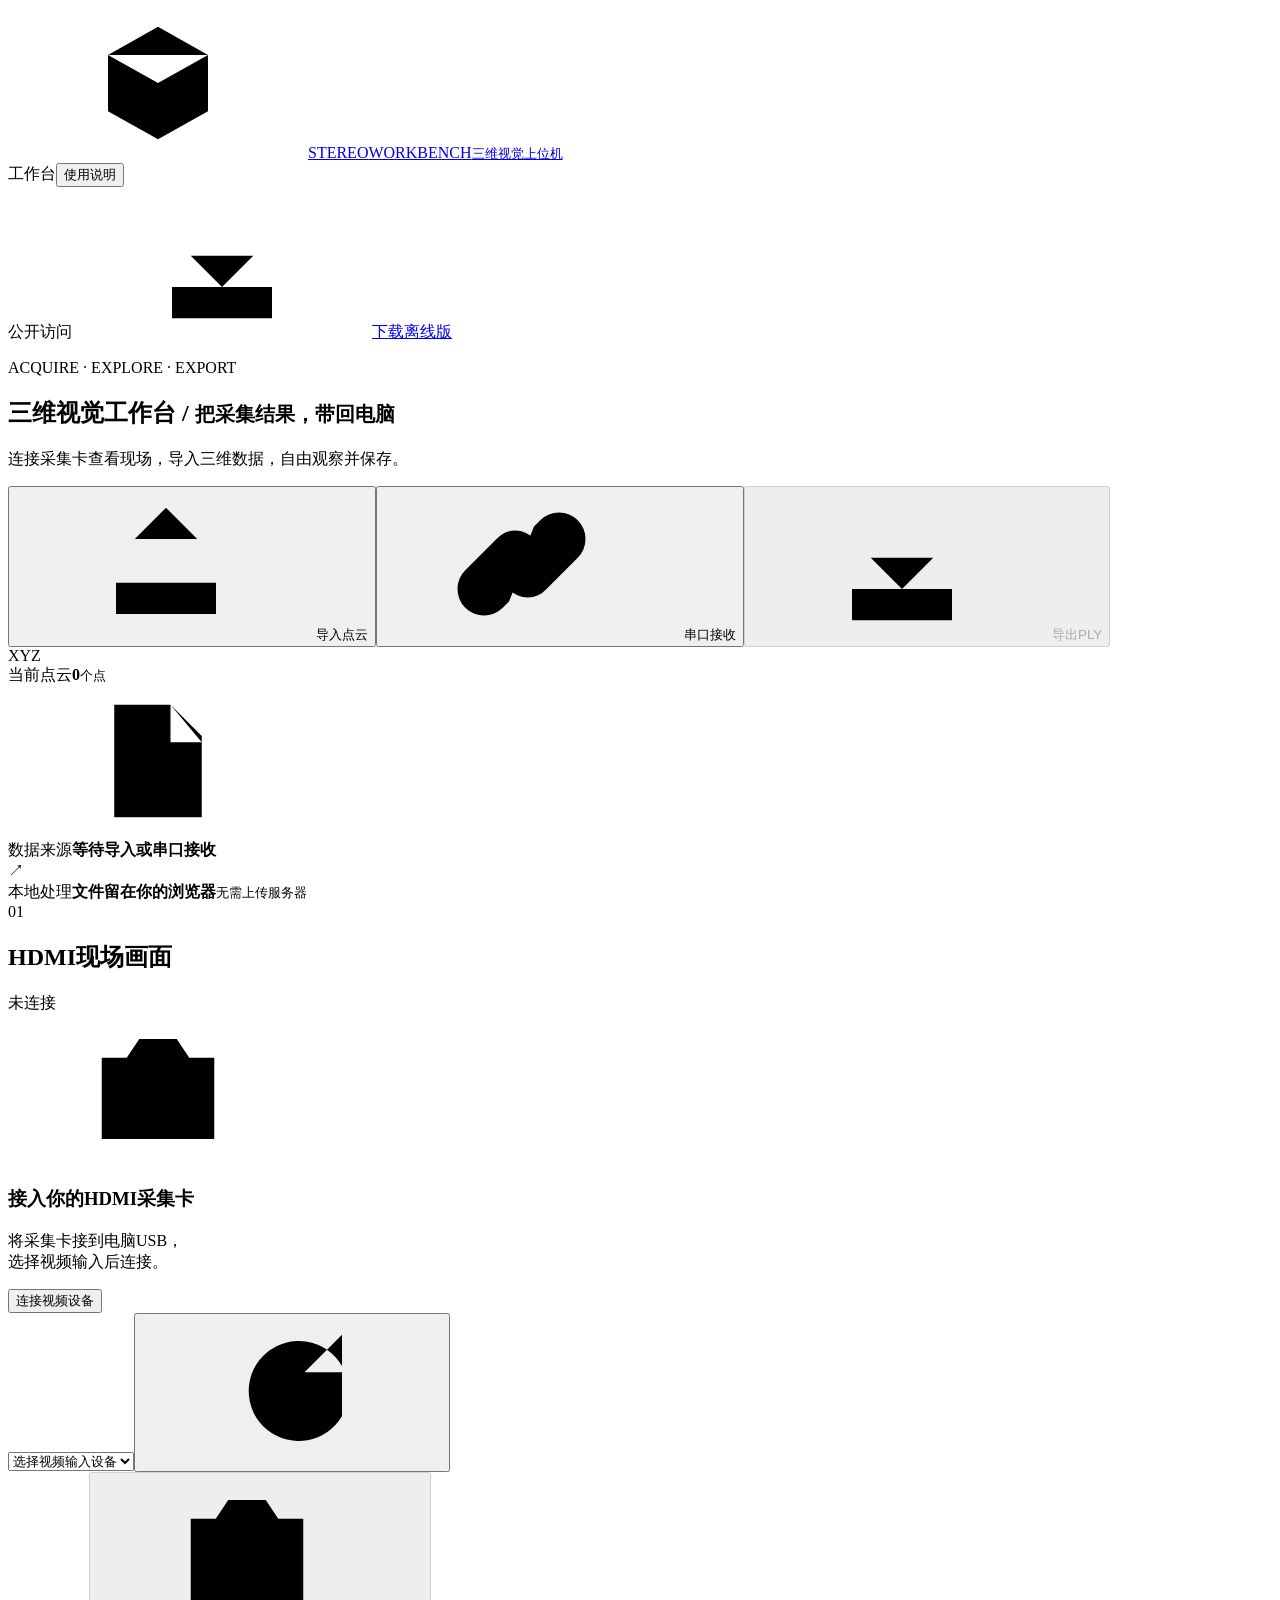
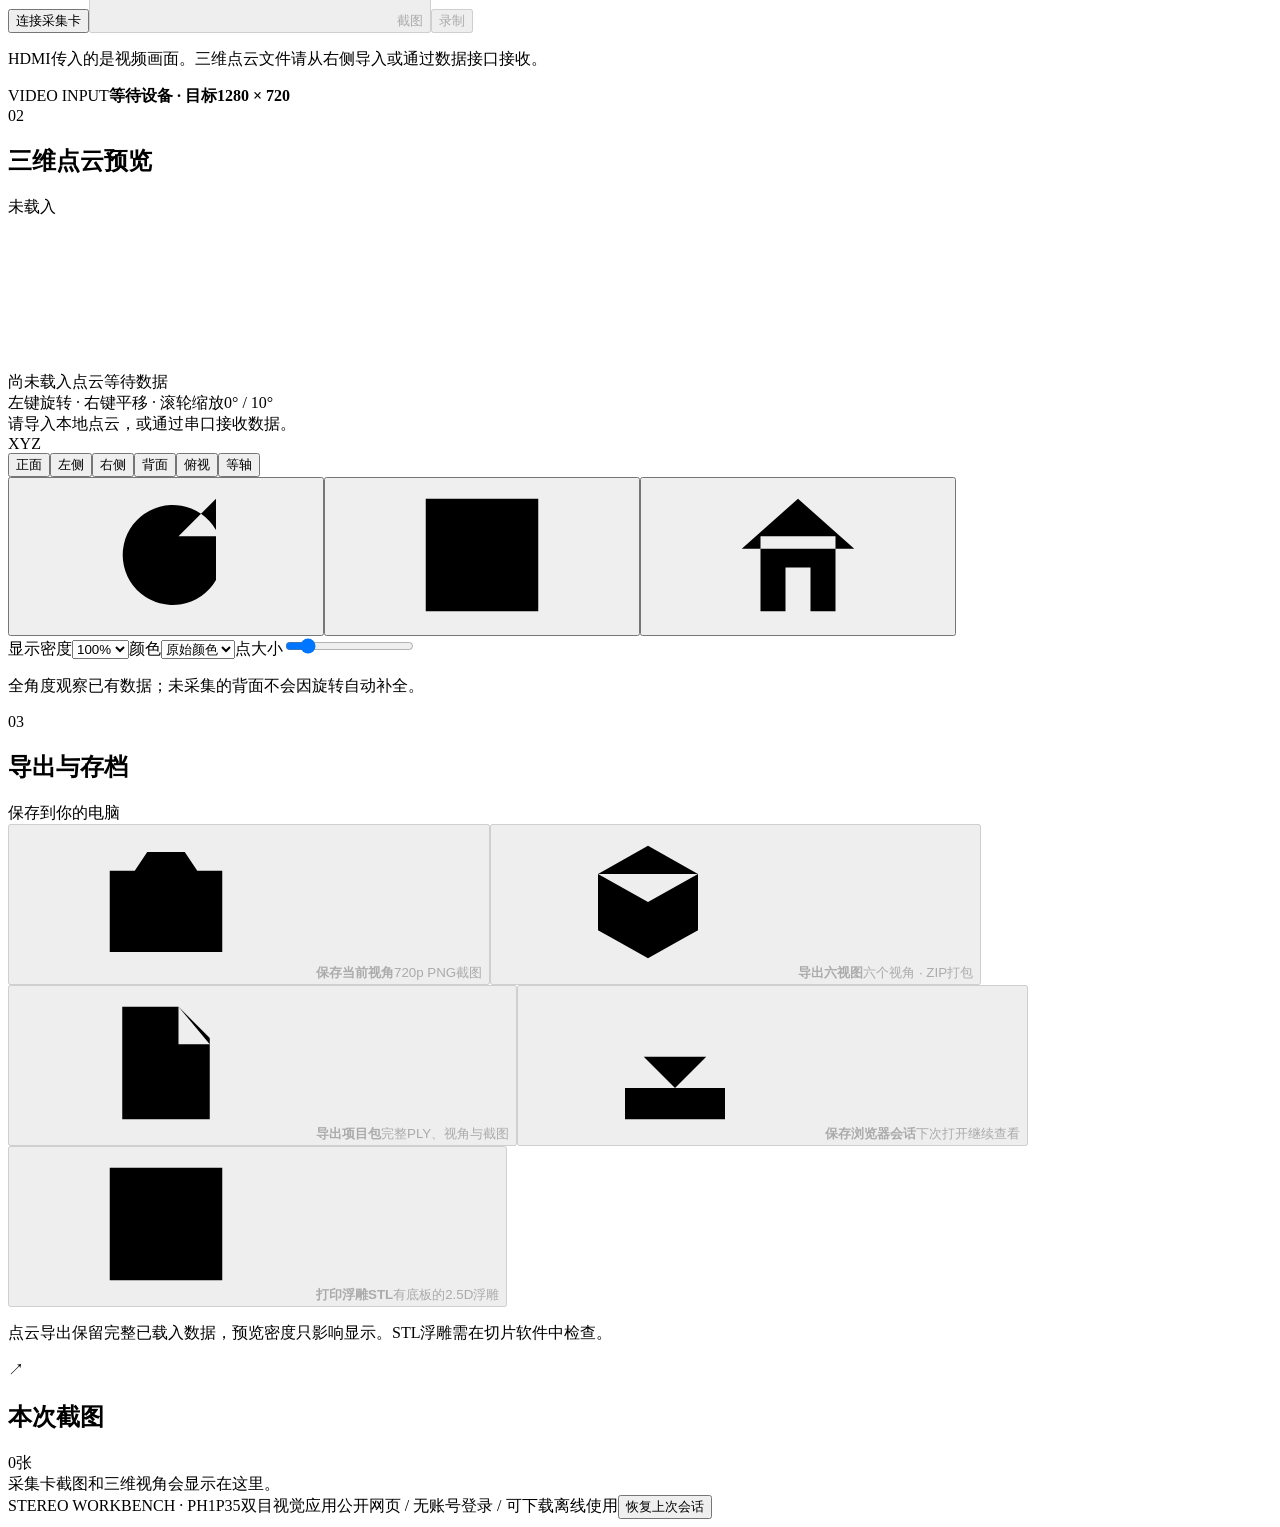
<file: host/workbench/src/index.html>
<!doctype html><html lang="zh-CN"><head><meta charset="utf-8"><meta name="viewport" content="width=device-width,initial-scale=1,viewport-fit=cover"><meta name="theme-color" content="#0b121b"><meta name="description" content="HDMI采集卡预览、彩色点云导入导出、多角度查看和打印浮雕辅助。文件在浏览器本地处理，公开访问无需登录。"><title>STEREO WORKBENCH · 三维视觉上位机</title><style>__CSS__</style></head><body>
<svg width="0" height="0" style="position:absolute" aria-hidden="true"><defs><symbol id="ico-cloud" viewBox="0 0 24 24"><path d="m12 3 8 4.5v9L12 21l-8-4.5v-9L12 3Z M4 7.5l8 4.5 8-4.5 M12 12v9"/></symbol><symbol id="ico-upload" viewBox="0 0 24 24"><path d="M12 16V3m-5 5 5-5 5 5M4 15v5h16v-5"/></symbol><symbol id="ico-download" viewBox="0 0 24 24"><path d="M12 3v13m-5-5 5 5 5-5M4 16v5h16v-5"/></symbol><symbol id="ico-camera" viewBox="0 0 24 24"><path d="M3 7h4l2-3h6l2 3h4v13H3Z"/><circle cx="12" cy="13" r="4"/></symbol><symbol id="ico-connect" viewBox="0 0 24 24"><path d="m9 15 6-6m-7 9-1 1a4 4 0 0 1-6-6l5-5a4 4 0 0 1 6 0m0-2 1-1a4 4 0 0 1 6 6l-5 5a4 4 0 0 1-6 0"/></symbol><symbol id="ico-grid" viewBox="0 0 24 24"><path d="M3 3h18v18H3Zm6 0v18m6-18v18M3 9h18M3 15h18"/></symbol><symbol id="ico-home" viewBox="0 0 24 24"><path d="m3 11 9-8 9 8M6 9v12h12V9M10 21v-7h4v7"/></symbol><symbol id="ico-rotate" viewBox="0 0 24 24"><path d="M20 8a8 8 0 1 0 0 8m0-13v6h-6"/></symbol><symbol id="ico-file" viewBox="0 0 24 24"><path d="M5 3h9l5 5v13H5Zm9 0v6h5M8 13h8m-8 4h5"/></symbol></defs></svg>
<header class="topbar"><a class="brand" href="./"><span class="brand-icon"><svg><use href="#ico-cloud"/></svg></span><span>STEREO<span class="brand-secondary">WORKBENCH</span><small>三维视觉上位机</small></span></a><nav><span class="nav-current">工作台</span><button id="helpButton" class="text-button">使用说明</button></nav><div class="top-right"><span class="public-pill"><i></i>公开访问</span><a class="offline-link" href="./index.html" download="STEREO_Workbench_离线版.html"><svg><use href="#ico-download"/></svg><span>下载离线版</span></a></div></header>
<main>
<section class="intro"><div><p class="eyebrow">ACQUIRE · EXPLORE · EXPORT</p><h1>三维视觉工作台<span> / </span><small>把采集结果，带回电脑</small></h1><p class="intro-note">连接采集卡查看现场，导入三维数据，自由观察并保存。</p></div><div class="actions"><button id="importButton" class="button"><svg><use href="#ico-upload"/></svg>导入点云</button><button id="serialButton" class="button"><svg><use href="#ico-connect"/></svg>串口接收</button><button id="exportPLY" class="button primary" disabled><svg><use href="#ico-download"/></svg>导出PLY</button></div></section>
<section class="summary"><div><span class="summary-icon">XYZ</span><div><label>当前点云</label><strong id="pointCount">0</strong><small>个点</small></div></div><div><span class="summary-icon"><svg><use href="#ico-file"/></svg></span><div><label>数据来源</label><strong id="sourceLabel" class="source-text">等待导入或串口接收</strong></div></div><div class="local-summary"><span class="summary-icon">↗</span><div><label>本地处理</label><strong>文件留在你的浏览器</strong><small>无需上传服务器</small></div></div></section>
<section class="workspace">
<article class="card capture-card"><div class="card-head"><div><span class="step">01</span><h2>HDMI现场画面</h2></div><span class="status" id="videoStatus"><i></i>未连接</span></div><div class="video-view"><video id="captureVideo" autoplay playsinline muted hidden></video><div id="videoEmpty" class="video-empty"><span class="empty-icon"><svg><use href="#ico-camera"/></svg></span><h3>接入你的HDMI采集卡</h3><p>将采集卡接到电脑USB，<br>选择视频输入后连接。</p><button id="emptyConnect" class="button subtle">连接视频设备</button></div><div class="video-overlay" id="videoOverlay" hidden><span id="videoResolution"></span><span id="recordingTime"></span></div></div><div class="capture-controls"><div class="device-row"><select id="cameraSource" aria-label="视频输入设备"><option value="">选择视频输入设备</option></select><button id="refreshDevices" class="icon-button" aria-label="刷新视频设备"><svg><use href="#ico-rotate"/></svg></button></div><div class="capture-buttons"><button id="connectVideo" class="button">连接采集卡</button><button id="snapVideo" class="button" disabled><svg><use href="#ico-camera"/></svg>截图</button><button id="recordVideo" class="button" disabled><span class="record-dot"></span>录制</button></div><p class="micro">HDMI传入的是视频画面。三维点云文件请从右侧导入或通过数据接口接收。</p></div><div class="capture-spec"><span>VIDEO INPUT</span><b id="captureSpec">等待设备 · 目标1280 × 720</b></div></article>
<article class="card cloud-card"><div class="card-head"><div><span class="step">02</span><h2>三维点云预览</h2></div><span class="status" id="cloudStatus"><i></i>未载入</span></div><div class="cloud-view" id="cloudDrop"><canvas id="cloudCanvas" aria-label="可拖动旋转的三维点云"></canvas><div class="cloud-top"><span id="modelName">尚未载入点云</span><span class="cloud-tag" id="provenanceTag">等待数据</span></div><div class="cloud-bottom"><span>左键旋转 · 右键平移 · 滚轮缩放</span><span id="poseLabel" class="mono">0° / 10°</span></div><div id="cloudEmpty" class="loading">请导入本地点云，或通过串口接收数据。</div><div id="cloudLoading" class="loading" hidden>正在载入点云…</div><div class="axis-legend"><span class="x">X</span><span class="y">Y</span><span class="z">Z</span></div></div><div class="view-controls"><div class="view-presets"><button class="mini-button" data-pose="front">正面</button><button class="mini-button" data-pose="left">左侧</button><button class="mini-button" data-pose="right">右侧</button><button class="mini-button" data-pose="back">背面</button><button class="mini-button" data-pose="top">俯视</button><button class="mini-button" data-pose="iso">等轴</button></div><div class="view-tools"><button id="autoRotate" class="icon-button" aria-label="自动旋转" title="自动旋转"><svg><use href="#ico-rotate"/></svg></button><button id="toggleGrid" class="icon-button selected" aria-label="切换参考网格" title="参考网格"><svg><use href="#ico-grid"/></svg></button><button id="homeView" class="icon-button" aria-label="恢复视角" title="恢复视角"><svg><use href="#ico-home"/></svg></button></div></div><div class="model-controls"><label>显示密度<select id="density"><option value="1">100%</option><option value="0.5">50%</option><option value="0.25">25%</option></select></label><label>颜色<select id="colorMode"><option value="rgb">原始颜色</option><option value="depth">深度着色</option></select></label><label class="point-size">点大小<input id="pointSize" type="range" min="1" max="4" value="1.4" step=".1" aria-label="点大小"></label></div><p class="model-note" id="modelNote">全角度观察已有数据；未采集的背面不会因旋转自动补全。</p></article>
</section>
<section class="bottom-grid"><article class="card export-card"><div class="card-head"><div><span class="step">03</span><h2>导出与存档</h2></div><span class="small-label">保存到你的电脑</span></div><div class="export-options"><button id="snapshotCloud" disabled><svg><use href="#ico-camera"/></svg><strong>保存当前视角</strong><span>720p PNG截图</span></button><button id="exportViews" disabled><svg><use href="#ico-cloud"/></svg><strong>导出六视图</strong><span>六个视角 · ZIP打包</span></button><button id="exportProject" disabled><svg><use href="#ico-file"/></svg><strong>导出项目包</strong><span>完整PLY、视角与截图</span></button><button id="saveSession" disabled><svg><use href="#ico-download"/></svg><strong>保存浏览器会话</strong><span>下次打开继续查看</span></button><button id="reliefButton" disabled><svg><use href="#ico-grid"/></svg><strong>打印浮雕STL</strong><span>有底板的2.5D浮雕</span></button></div><p class="micro">点云导出保留完整已载入数据，预览密度只影响显示。STL浮雕需在切片软件中检查。</p></article><article class="card gallery-card"><div class="card-head"><div><span class="step">↗</span><h2>本次截图</h2></div><span class="small-label" id="galleryCount">0张</span></div><div id="gallery" class="gallery"><div class="gallery-empty">采集卡截图和三维视角会显示在这里。</div></div></article></section>
<footer><span>STEREO WORKBENCH · PH1P35双目视觉应用</span><span>公开网页 / 无账号登录 / 可下载离线使用</span><button id="restoreSession" class="text-button">恢复上次会话</button></footer>
</main>
<input type="file" id="fileInput" accept=".ply,.xyz,.pts,.csv,.json,.zip" hidden><div id="dropOverlay" class="drop-overlay" hidden>松开以导入点云或项目包</div><div id="toast" class="toast" role="status" aria-live="polite" hidden></div>
<dialog id="helpDialog"><div class="dialog-head"><h2>开始使用</h2><button data-close="helpDialog" class="icon-button" aria-label="关闭">×</button></div><ol class="help-list"><li><strong>连接采集卡</strong><p>在电脑Chrome或Edge中打开网页，连接HDMI采集卡，选择对应视频设备。截图与录制保存的是视频画面；视频编码失败时，会明确标注并导出带时间戳的帧序列ZIP。</p></li><li><strong>载入真实三维数据</strong><p>支持PLY、XYZ、CSV、JSON点云以及本网页导出的项目ZIP。页面不包含预置点云；请导入自己的文件，或从兼容的数据源接收。</p></li><li><strong>观察与导出</strong><p>拖动旋转、右键平移、滚轮缩放。导出PLY保存三维坐标与颜色；六视图ZIP只保存观察画面。</p></li><li><strong>打印辅助</strong><p>浮雕STL把当前点云正面深度转为有底板的2.5D模型，缺失位置保留底板，不是完整物体360°模型。</p></li><li><strong>保留与分享</strong><p>公开网址无需登录。下载离线HTML后也能独立打开；导出项目包可把模型与截图交给别人。浏览器会话只保存在当前设备，可点击“恢复上次会话”主动载入；清理浏览器数据会移除它。</p></li></ol><p class="micro">网页不会自动打开串口，不烧录板卡。导入文件和接收数据均在本机浏览器处理。</p></dialog>
<dialog id="serialDialog"><div class="dialog-head"><h2>从数据串口接收点云</h2><button data-close="serialDialog" class="icon-button" aria-label="关闭">×</button></div><p class="dialog-intro">连接电脑的数据串口，点击接收后将完整PLY载入预览，再导出到电脑。</p><div class="inline-note">需要支持CLOUD/1导出的数据源。仓库中的FPGA代表性模块未提供完整CLOUD/1回读接口；连接HDMI采集卡不会得到三维文件。</div><label class="dialog-field">波特率<select id="serialBaud"><option value="1000000">1000000</option><option value="115200">115200</option><option value="921600">921600</option></select></label><div class="dialog-actions"><button id="connectSerial" class="button">选择并连接串口</button><button id="receiveCloud" class="button primary" disabled>接收并载入PLY</button></div><progress id="serialProgress" max="1" value="0"></progress><p id="serialMessage" class="micro">未连接。串口操作由你点击后才开始。</p><details><summary>板端接入协议</summary><p class="micro">网页发送ASCII：<code>CLOUD/1 GET PLY\n</code>。数据源回复：<code>CLOUD/1 PLY 字节数 CRC32十六进制\n</code>，随后发送指定长度的PLY二进制内容。网页核对长度和CRC后才载入。旧固件需增加对应回读接口。</p></details></dialog>
<dialog id="reliefDialog"><div class="dialog-head"><h2>导出打印浮雕</h2><button data-close="reliefDialog" class="icon-button" aria-label="关闭">×</button></div><p class="dialog-intro">基于整组点云的正面深度生成矩形浮雕，带1.6mm封闭底板。未采到的位置保留底板。</p><div class="inline-note">这是2.5D打印辅助，不是完整360°物体模型。优先使用无人工噪声的原始点云。</div><div class="dialog-columns"><label class="dialog-field">成品宽度 / mm<input id="reliefWidth" type="number" min="10" max="300" value="80"></label><label class="dialog-field">浮雕起伏 / mm<input id="reliefHeight" type="number" min="1" max="30" value="8"></label></div><p class="micro">输入点云的坐标单位不会直接当作打印尺寸；以上尺寸定义输出STL。打印前请导入切片软件核对。</p><button id="exportSTL" class="button primary full">生成并下载STL</button></dialog>
<script>__CORE__</script><script>__VIEWER__</script><script>__APP__</script></body></html>
</file>
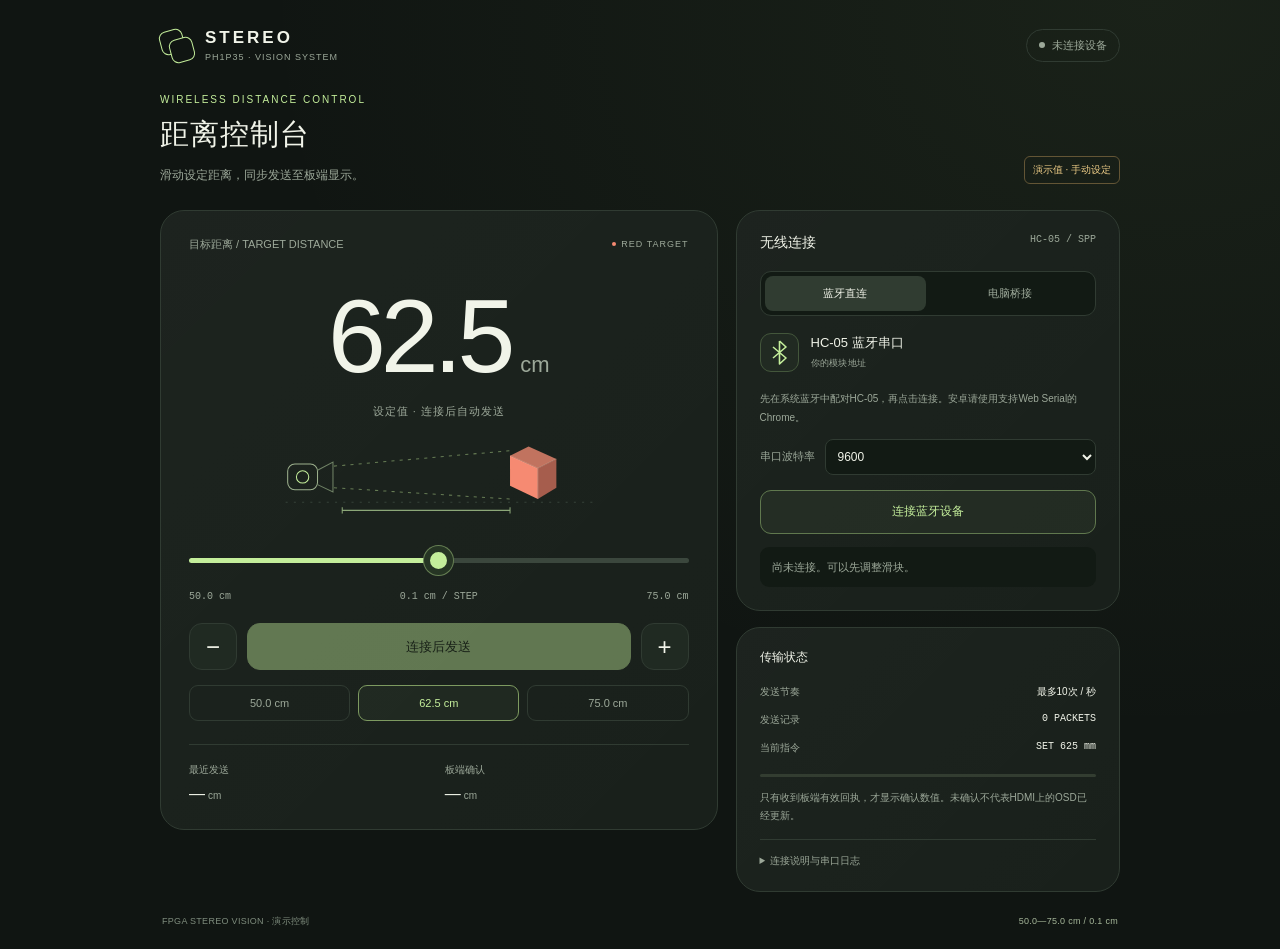
<file: host/mobile-distance/src/template.html>
<!doctype html>
<html lang="zh-CN">
<head>
  <meta charset="utf-8">
  <meta name="viewport" content="width=device-width, initial-scale=1, viewport-fit=cover">
  <meta name="theme-color" content="#101512">
  <meta name="color-scheme" content="dark">
  <title>STEREO · 距离控制台</title>
  <style>
    :root{--bg:#101512;--panel:#19201b;--line:#303b32;--text:#f1f4e9;--muted:#9ca899;--green:#c4ee9b;--red:#f68a72;--amber:#eccb86;--radius:24px;font-family:Inter,"SF Pro Display","PingFang SC","Microsoft YaHei",sans-serif;color:var(--text);background:var(--bg);font-synthesis:none}
    *{box-sizing:border-box}body{margin:0;min-width:300px;background:radial-gradient(ellipse at 90% 0,rgba(157,202,114,.07),transparent 55%),var(--bg)}button,input,select{font:inherit}button,select{cursor:pointer}button{-webkit-tap-highlight-color:transparent;touch-action:manipulation}button:focus-visible,input:focus-visible,select:focus-visible,summary:focus-visible{outline:2px solid var(--green);outline-offset:4px}button:disabled{cursor:not-allowed;opacity:.42}button:not(:disabled):active{transform:translateY(1px)}button{transition:background .15s,transform .15s}a{color:var(--green)}[hidden]{display:none!important}.wrap{max-width:1020px;margin:auto;padding:28px 30px 20px}header{display:flex;align-items:center;justify-content:space-between;gap:16px;margin-bottom:32px}.brand{display:flex;align-items:center;gap:11px}.logo{width:34px;height:34px;position:relative}.logo:before,.logo:after{content:"";position:absolute;width:22px;height:22px;border:1.5px solid var(--green);border-radius:7px;transform:rotate(-15deg)}.logo:before{left:0;top:2px}.logo:after{left:10px;top:10px;background:var(--bg)}.brand-name{font-size:17px;letter-spacing:3px;font-weight:750}.brand-name small{font-weight:400;letter-spacing:1px;color:var(--muted);display:block;font-size:9px;margin-top:4px}.chip{display:flex;align-items:center;gap:7px;border:1px solid var(--line);border-radius:30px;padding:8px 12px;color:var(--muted);font-size:11px;white-space:nowrap}.dot{width:6px;height:6px;background:var(--muted);border-radius:50%;flex-shrink:0}.chip[data-state=connected]{border-color:#53684a;color:var(--green)}.chip[data-state=connected] .dot{background:var(--green);box-shadow:0 0 9px #b5ec8640}.intro{display:flex;align-items:end;justify-content:space-between;margin-bottom:23px;gap:20px}.eyebrow{font-size:10px;letter-spacing:2px;color:var(--green);margin-bottom:10px}.intro h1{font-size:29px;font-weight:560;letter-spacing:1px;margin:0}.intro p{font-size:12px;line-height:1.8;color:var(--muted);margin:10px 0 0}.sample-tag{font-size:10px;color:var(--amber);border:1px solid #635535;border-radius:6px;padding:6px 8px;white-space:nowrap;margin-bottom:3px}.grid{display:grid;grid-template-columns:minmax(0,1.45fr) minmax(0,1fr);gap:18px;align-items:start}.card{background:linear-gradient(135deg,rgba(255,255,255,.015),transparent),var(--panel);border:1px solid var(--line);border-radius:var(--radius);overflow:hidden}.control{padding:26px 28px}.card-top{display:flex;align-items:center;justify-content:space-between;color:var(--muted);font-size:11px}.mono{font-family:"SFMono-Regular",Consolas,monospace}.live-mark{font-size:9px;letter-spacing:1px;display:flex;gap:5px;align-items:center}.live-mark i{height:4px;width:4px;border-radius:50%;background:var(--red)}.value-row{display:flex;align-items:baseline;justify-content:center;gap:10px;margin-top:26px}.value{font-size:clamp(74px,12vw,104px);font-weight:430;letter-spacing:-5px;line-height:1.13;font-variant-numeric:tabular-nums}.unit{font-size:22px;color:var(--muted)}.value-caption{font-size:11px;color:var(--muted);text-align:center;margin-top:9px;letter-spacing:1px}.scene{height:83px;max-width:350px;margin:19px auto 5px;position:relative;overflow:hidden}.scene svg{height:100%;width:100%;overflow:visible}.scene .target{transition:transform .12s}.slider-area{padding-top:10px}.range-labels{display:flex;justify-content:space-between;font-size:10px;color:var(--muted);margin-top:7px}.range-wrap{display:flex;align-items:center;min-height:48px}input[type=range]{--fill:50%;appearance:none;-webkit-appearance:none;width:100%;height:5px;border-radius:8px;outline:none;background:linear-gradient(to right,var(--green) 0 var(--fill),#3b473d var(--fill) 100%);touch-action:pan-y;margin:0}input[type=range]::-webkit-slider-thumb{appearance:none;-webkit-appearance:none;width:29px;height:29px;border-radius:50%;background:var(--green);border:6px solid #263524;box-shadow:0 0 0 1px #667f53}input[type=range]::-moz-range-thumb{width:17px;height:17px;border-radius:50%;background:var(--green);border:6px solid #263524}.adjust{display:grid;grid-template-columns:48px 1fr 48px;gap:10px;margin-top:21px}.adjust button{border:1px solid var(--line);background:#202a22;border-radius:13px;color:var(--text);height:47px;font-size:24px}.adjust .send{background:var(--green);color:#162111;font-size:13px;font-weight:650;border-color:var(--green)}.adjust .send:hover{background:#d5f5b8}.presets{display:grid;grid-template-columns:repeat(3,1fr);gap:8px;margin-top:15px}.presets button{height:36px;border:1px solid var(--line);border-radius:9px;background:transparent;font-size:11px;color:var(--muted);font-variant-numeric:tabular-nums}.presets button.selected{border-color:#7d9a60;color:var(--green);background:#c4ee9b09}.feedback{border-top:1px solid var(--line);margin-top:23px;padding-top:18px;display:grid;grid-template-columns:1fr 1fr;gap:12px}.feedback-label{font-size:10px;color:var(--muted);margin-bottom:8px}.feedback-value{font-size:16px;font-variant-numeric:tabular-nums}.feedback-value span{font-size:10px;color:var(--muted);margin-left:3px}.feedback-value.applied{color:var(--green)}.side{display:grid;gap:16px}.connection{padding:23px}.section-heading{font-size:14px;font-weight:550;display:flex;justify-content:space-between;margin-bottom:19px}.section-heading span{font-size:10px;color:var(--muted);font-weight:400}.mode-tabs{display:grid;grid-template-columns:1fr 1fr;border:1px solid var(--line);border-radius:11px;background:#121a14;padding:4px;gap:4px;margin-bottom:17px}.mode-tabs button{border:0;border-radius:8px;background:transparent;color:var(--muted);padding:10px 4px;font-size:11px}.mode-tabs button[aria-selected=true]{color:var(--text);background:#303c31}.device{display:flex;gap:12px;align-items:center;margin-bottom:17px}.device-icon{width:39px;height:39px;border:1px solid #43563b;background:#c4ee9b08;border-radius:11px;display:grid;place-items:center;color:var(--green)}.device-name{font-size:13px;margin-bottom:5px}.device-sub{font-size:9px;color:var(--muted);letter-spacing:.3px}.field{display:flex;align-items:center;gap:10px;margin-top:12px}.field label{font-size:11px;color:var(--muted);white-space:nowrap}.field select{flex:1;min-width:0;background:#121a14;border:1px solid var(--line);border-radius:8px;color:var(--text);padding:9px 8px;font-size:12px}.connect{width:100%;margin-top:15px;border:1px solid #60784e;border-radius:11px;height:44px;background:#c4ee9b0d;color:var(--green);font-size:12px;font-weight:600}.connect:hover{background:#c4ee9b18}.hint{font-size:10px;color:var(--muted);line-height:1.9;margin:13px 0 0;overflow-wrap:anywhere}.notice{min-height:39px;font-size:11px;color:var(--muted);line-height:1.65;border-radius:9px;background:#121a14;padding:11px 12px;margin-top:13px;overflow-wrap:anywhere}.notice[data-kind=error]{color:#ffb59e;background:#f68a7209}.notice[data-kind=ok]{color:var(--green)}.notes{padding:21px 23px}.notes-title{font-size:12px;margin:0 0 12px}.note-row{display:flex;justify-content:space-between;color:var(--muted);font-size:10px;padding:7px 0;gap:10px}.note-row strong{font-size:10px;font-weight:450;color:var(--text)}.progress-line{height:3px;border-radius:3px;background:#333d31;margin:12px 0}.progress-line i{display:block;background:var(--green);width:0;height:100%;border-radius:3px;transition:width .15s}.small-print{font-size:10px;line-height:1.85;color:var(--muted);margin:11px 0 0}details{border-top:1px solid var(--line);margin-top:13px;padding-top:12px;font-size:10px;color:var(--muted)}summary{cursor:pointer;line-height:1.8}.protocol-line{margin:12px 0 0;font-size:10px;overflow-wrap:anywhere;color:var(--muted);line-height:1.9}.protocol-line code{color:var(--green)}.log{max-height:110px;overflow:auto;white-space:pre-wrap;word-break:break-all;background:#101712;border-radius:7px;padding:8px;color:var(--muted);font-size:9px;line-height:1.7;margin:9px 0 0}.footer{display:flex;justify-content:space-between;gap:12px;margin-top:21px;padding:0 2px;font-size:9px;color:#7e8c7d;line-height:1.8;letter-spacing:.3px}.footer .check{color:#a6b79a}.refresh{background:transparent;border:0;color:var(--green);font-size:10px;padding:5px;white-space:nowrap}select:disabled{opacity:.5}.lock-note{color:var(--amber)}
    @media(max-width:720px){.wrap{max-width:470px;padding:20px 19px calc(18px + env(safe-area-inset-bottom))}header{margin-bottom:27px}.intro h1{font-size:25px}.intro{margin-bottom:20px}.intro p{font-size:11px}.grid{grid-template-columns:1fr;gap:15px}.control{padding:22px 24px}.value-row{margin-top:21px}.value{font-size:91px}.scene{height:71px;margin-top:15px}.connection{padding:20px 23px}.side{gap:15px}.card-top{font-size:10px}.sample-tag{font-size:9px;padding:5px 7px}.notes{padding:19px 23px}.feedback{margin-top:20px;padding-top:16px}.footer{font-size:8px}.chip{font-size:10px}.value-caption{font-size:10px}.device-sub{font-size:10px}.hint,.small-print,.note-row,.note-row strong,.protocol-line{font-size:11px}.mode-tabs button{font-size:12px}.connect{font-size:13px}}
    @media(prefers-reduced-motion:reduce){*,*:before,*:after{transition:none!important}}
  </style>
</head>
<body>
<div class="wrap">
  <header><div class="brand"><div class="logo" aria-hidden="true"></div><div class="brand-name">STEREO<small>PH1P35 · VISION SYSTEM</small></div></div><div class="chip" id="connectionBadge" data-state="offline"><i class="dot"></i><span id="badgeText">未连接设备</span></div></header>
  <div class="intro"><div><div class="eyebrow">WIRELESS DISTANCE CONTROL</div><h1>距离控制台</h1><p>滑动设定距离，同步发送至板端显示。</p></div><span class="sample-tag">演示值 · 手动设定</span></div>
  <main class="grid">
    <section class="card control" aria-label="演示距离设定">
      <div class="card-top"><span>目标距离 / TARGET DISTANCE</span><span class="live-mark"><i></i> RED TARGET</span></div>
      <div class="value-row"><output id="distanceValue" class="value" for="distanceSlider">62.5</output><span class="unit">cm</span></div>
      <div class="value-caption" id="valueCaption">设定值 · 连接后自动发送</div>
      <div class="scene" aria-hidden="true"><svg viewBox="0 0 340 80" fill="none"><path d="M21 62H319" stroke="#354138" stroke-dasharray="2 6"/><rect x="23" y="25" width="29" height="25" rx="7" stroke="#9db18e"/><circle cx="37.5" cy="37.5" r="6" stroke="#c4ee9b"/><path d="M52 31L67 23V52L52 45" stroke="#718467"/><path id="beamTop" d="M68 27L239 12" stroke="#667c54" stroke-dasharray="3 5"/><path id="beamBottom" d="M68 48L239 59" stroke="#667c54" stroke-dasharray="3 5"/><path id="distanceLine" d="M76 70H239M76 67V73M239 67V73" stroke="#8ca778"/><g class="target" id="targetBlock"><path d="M239 17L257 8L284 20L266 29Z" fill="#c1735f"/><path d="M239 17V46L266 59V29Z" fill="#f68a72"/><path d="M266 29V59L284 48V20Z" fill="#a65d4d"/><path d="M239 17L266 29L284 20M266 29V59" stroke="#ffd0bc" stroke-opacity=".3"/></g></svg></div>
      <div class="slider-area"><div class="range-wrap"><input id="distanceSlider" type="range" min="500" max="750" step="1" value="625" aria-label="演示距离，50.0到75.0厘米" aria-valuetext="62.5厘米"></div><div class="range-labels mono"><span>50.0 cm</span><span>0.1 cm / STEP</span><span>75.0 cm</span></div></div>
      <div class="adjust"><button type="button" id="decrease" aria-label="距离减小0.1厘米">−</button><button type="button" class="send" id="sendButton" disabled>连接后发送</button><button type="button" id="increase" aria-label="距离增加0.1厘米">+</button></div>
      <div class="presets" aria-label="快捷距离"><button type="button" data-mm="500">50.0 cm</button><button type="button" data-mm="625" class="selected">62.5 cm</button><button type="button" data-mm="750">75.0 cm</button></div>
      <div class="feedback"><div><div class="feedback-label">最近发送</div><div class="feedback-value" id="sentValue">—<span>cm</span></div></div><div><div class="feedback-label">板端确认</div><div class="feedback-value" id="appliedValue">—<span>cm</span></div></div></div>
    </section>
    <aside class="side">
      <section class="card connection" aria-label="连接设备"><div class="section-heading">无线连接<span class="mono">HC-05 / SPP</span></div>
        <div class="mode-tabs" role="tablist" aria-label="连接方式"><button type="button" id="directTab" role="tab" aria-selected="true" aria-controls="directPanel">蓝牙直连</button><button type="button" id="bridgeTab" role="tab" aria-selected="false" aria-controls="bridgePanel">电脑桥接</button></div>
        <div class="device"><div class="device-icon" aria-hidden="true"><svg width="15" height="25" viewBox="0 0 15 25" fill="none"><path d="M7.5 1V24L14 18L1 7M1 18L14 7L7.5 1" stroke="currentColor" stroke-width="1.6" stroke-linejoin="round"/></svg></div><div><div class="device-name" id="deviceName">HC-05 蓝牙串口</div><div class="device-sub mono">你的模块地址</div></div></div>
        <div id="directPanel" role="tabpanel" aria-labelledby="directTab"><p class="hint" id="directHint">先在系统蓝牙中配对HC-05，再点击连接。安卓请使用支持Web Serial的Chrome。</p></div>
        <div id="bridgePanel" role="tabpanel" aria-labelledby="bridgeTab" hidden><p class="hint" id="bridgeHint">在电脑启动随附桥接服务，手机与电脑连接同一网络，再用手机打开电脑显示的局域网地址。</p><div class="field" id="portsField" hidden><label for="serialPort">蓝牙端口</label><select id="serialPort" aria-label="电脑蓝牙串口"></select><button type="button" class="refresh" id="refreshPorts">刷新</button></div></div>
        <div class="field"><label for="baudRate">串口波特率</label><select id="baudRate"><option value="9600">9600</option><option value="38400">38400</option><option value="115200">115200</option></select></div>
        <button type="button" id="connectButton" class="connect">连接蓝牙设备</button>
        <div class="notice" id="statusMessage" role="status" aria-live="polite">尚未连接。可以先调整滑块。</div>
      </section>
      <section class="card notes"><p class="notes-title">传输状态</p><div class="note-row"><span>发送节奏</span><strong>最多10次 / 秒</strong></div><div class="note-row"><span>发送记录</span><strong id="txCount" class="mono">0 PACKETS</strong></div><div class="note-row"><span>当前指令</span><strong id="commandPreview" class="mono">SET 625 mm</strong></div><div class="progress-line" aria-hidden="true"><i id="rangeProgress"></i></div><p class="small-print" id="ackHint">只有收到板端有效回执，才显示确认数值。未确认不代表HDMI上的OSD已经更新。</p><details><summary>连接说明与串口日志</summary><p class="protocol-line">BP2F协议：8字节请求，24字节回执，CRC8校验。收到上一条有效应答后发送下一条；每0.5秒保活，保持当前数值有效。B板K2切换距离OSD。数值由手机手动输入，非双目自动测量结果。</p><pre id="serialLog" class="log" aria-label="串口日志">等待连接…</pre></details></section>
    </aside>
  </main>
  <footer class="footer"><span>FPGA STEREO VISION · 演示控制</span><span class="check">50.0—75.0 cm / 0.1 cm</span></footer>
</div>
</file>
